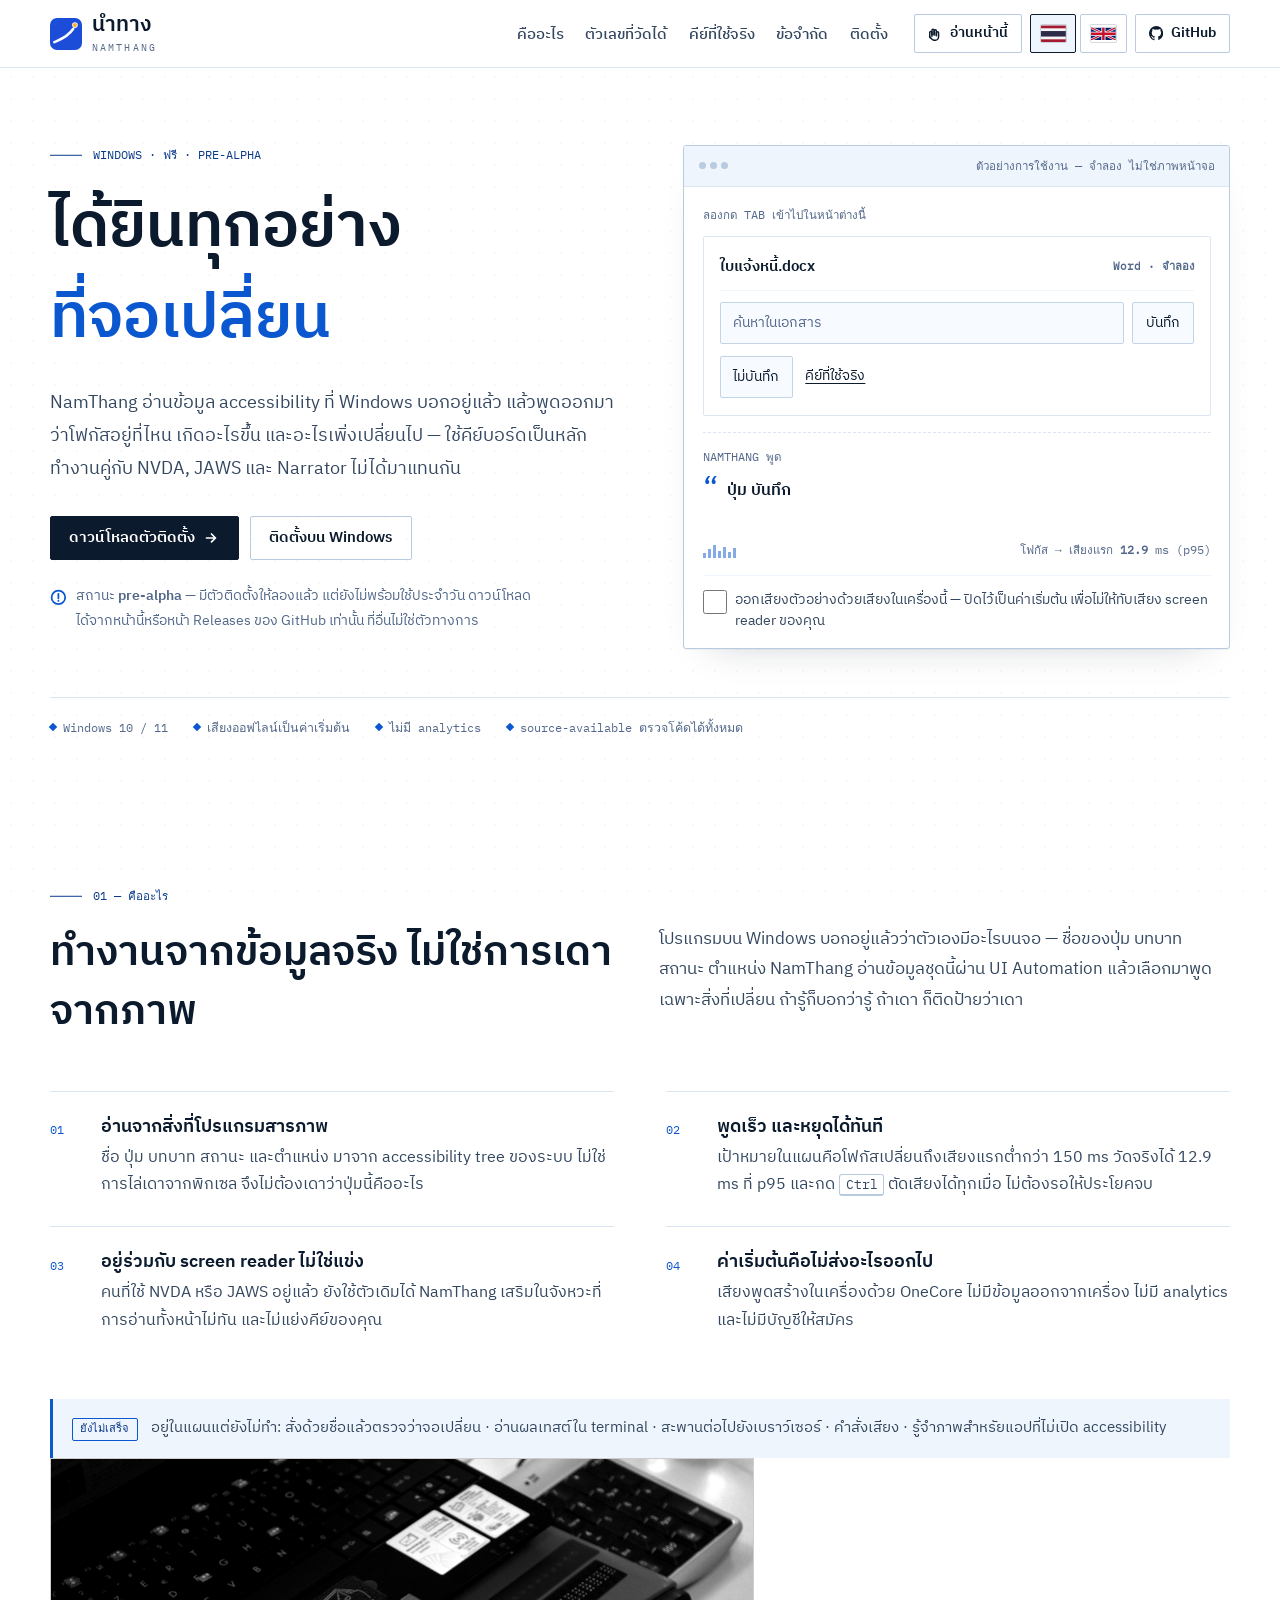
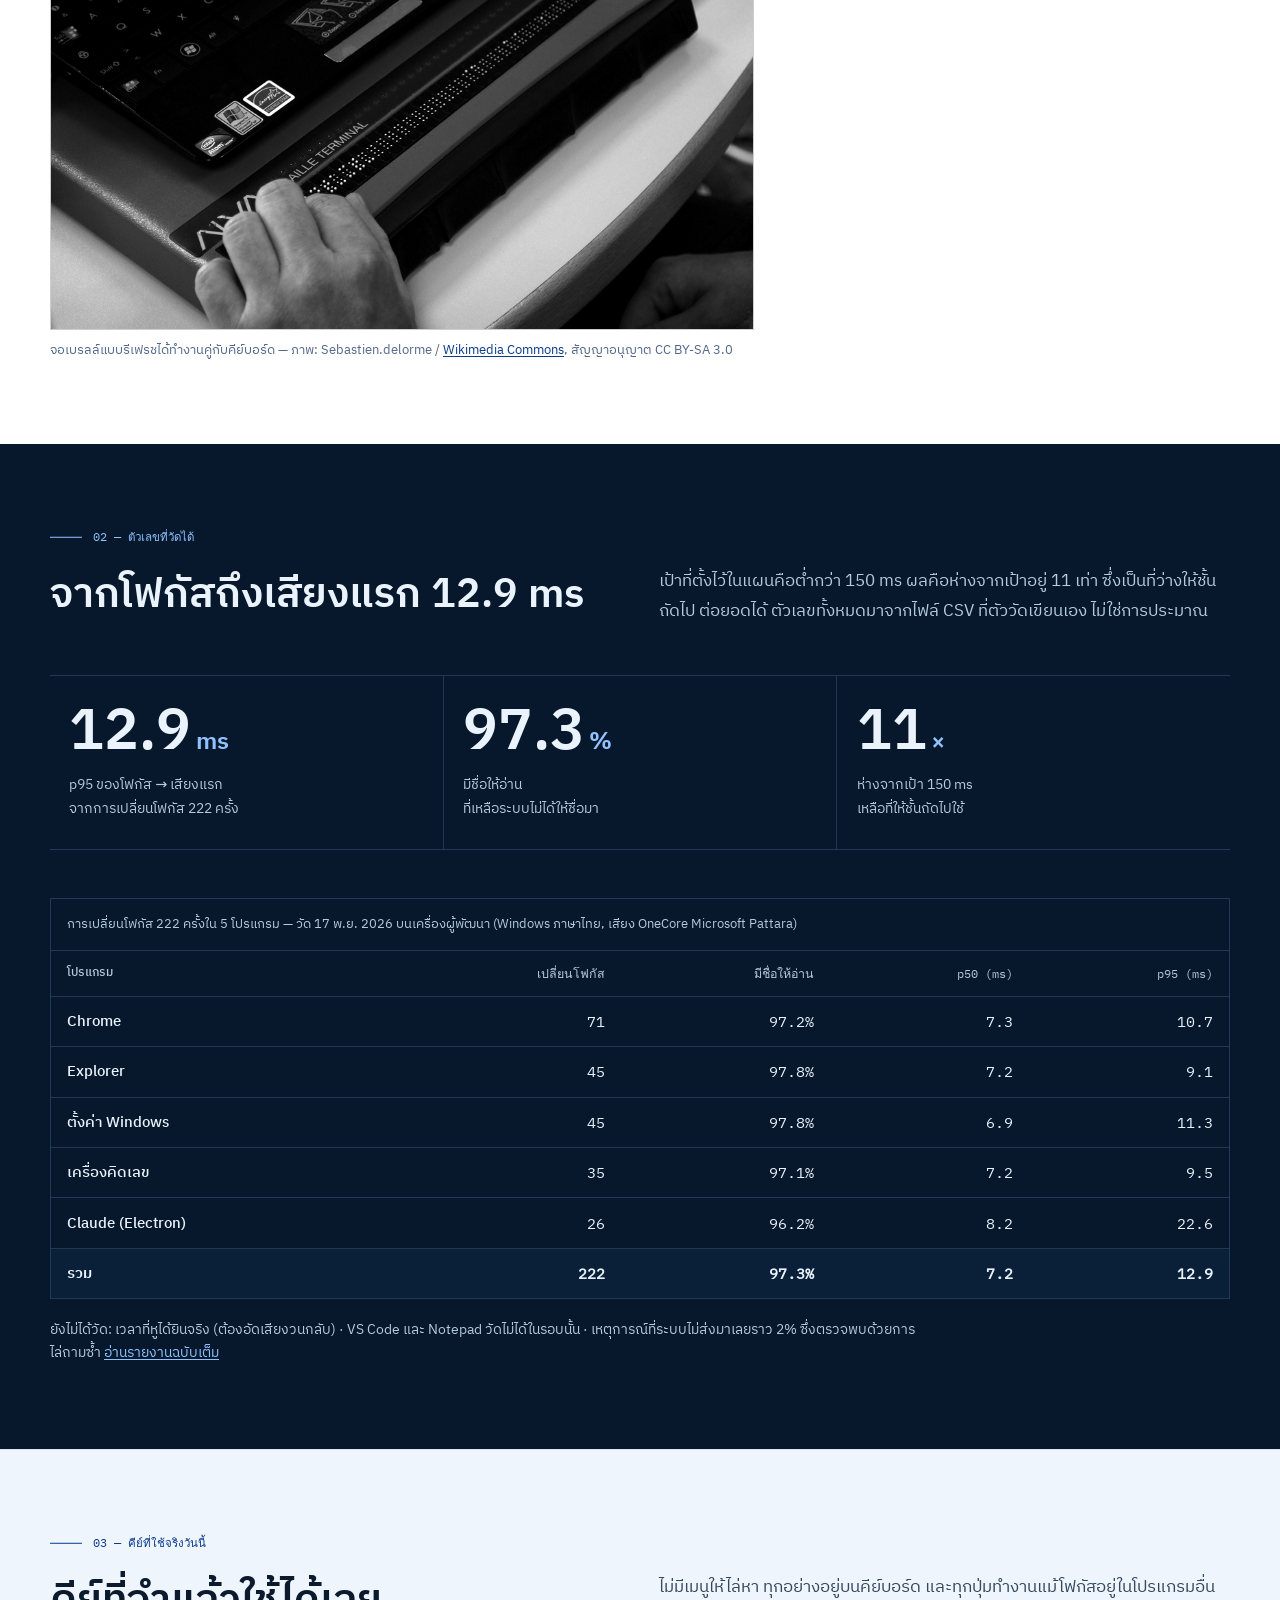
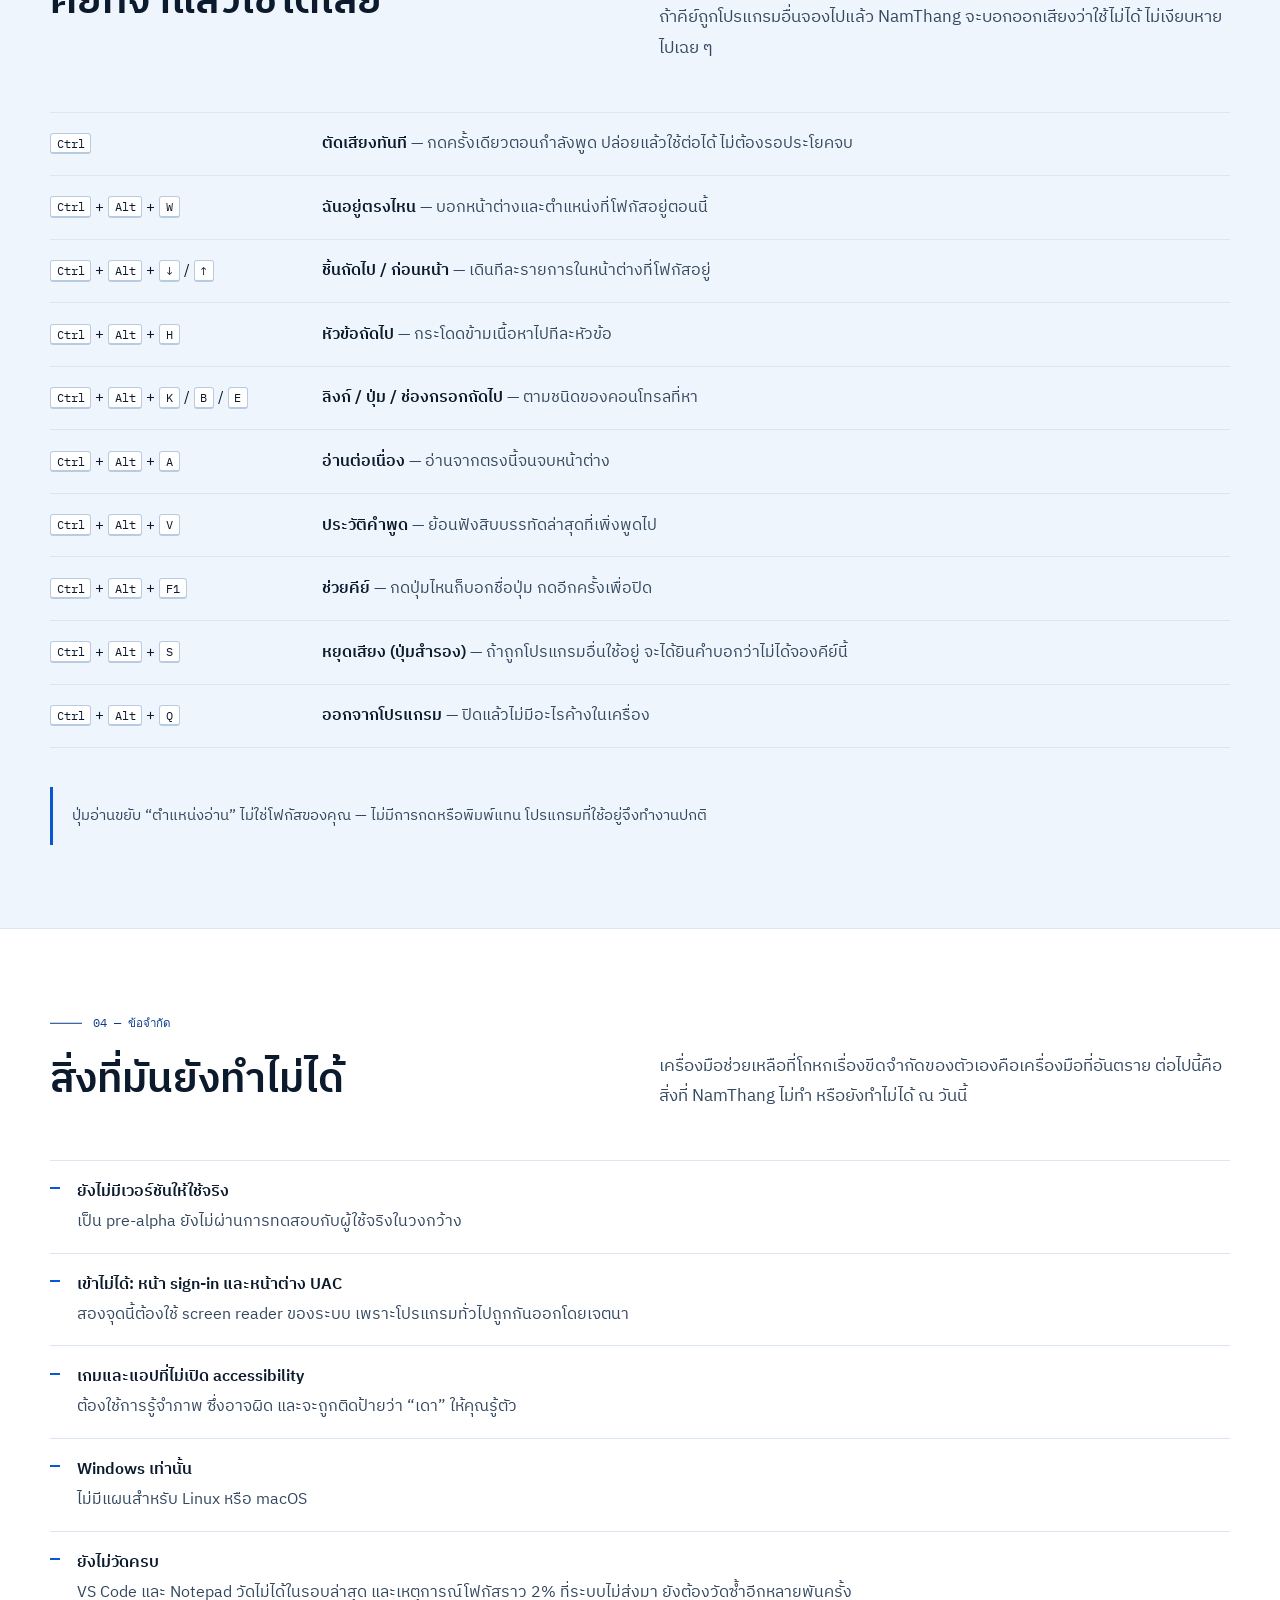
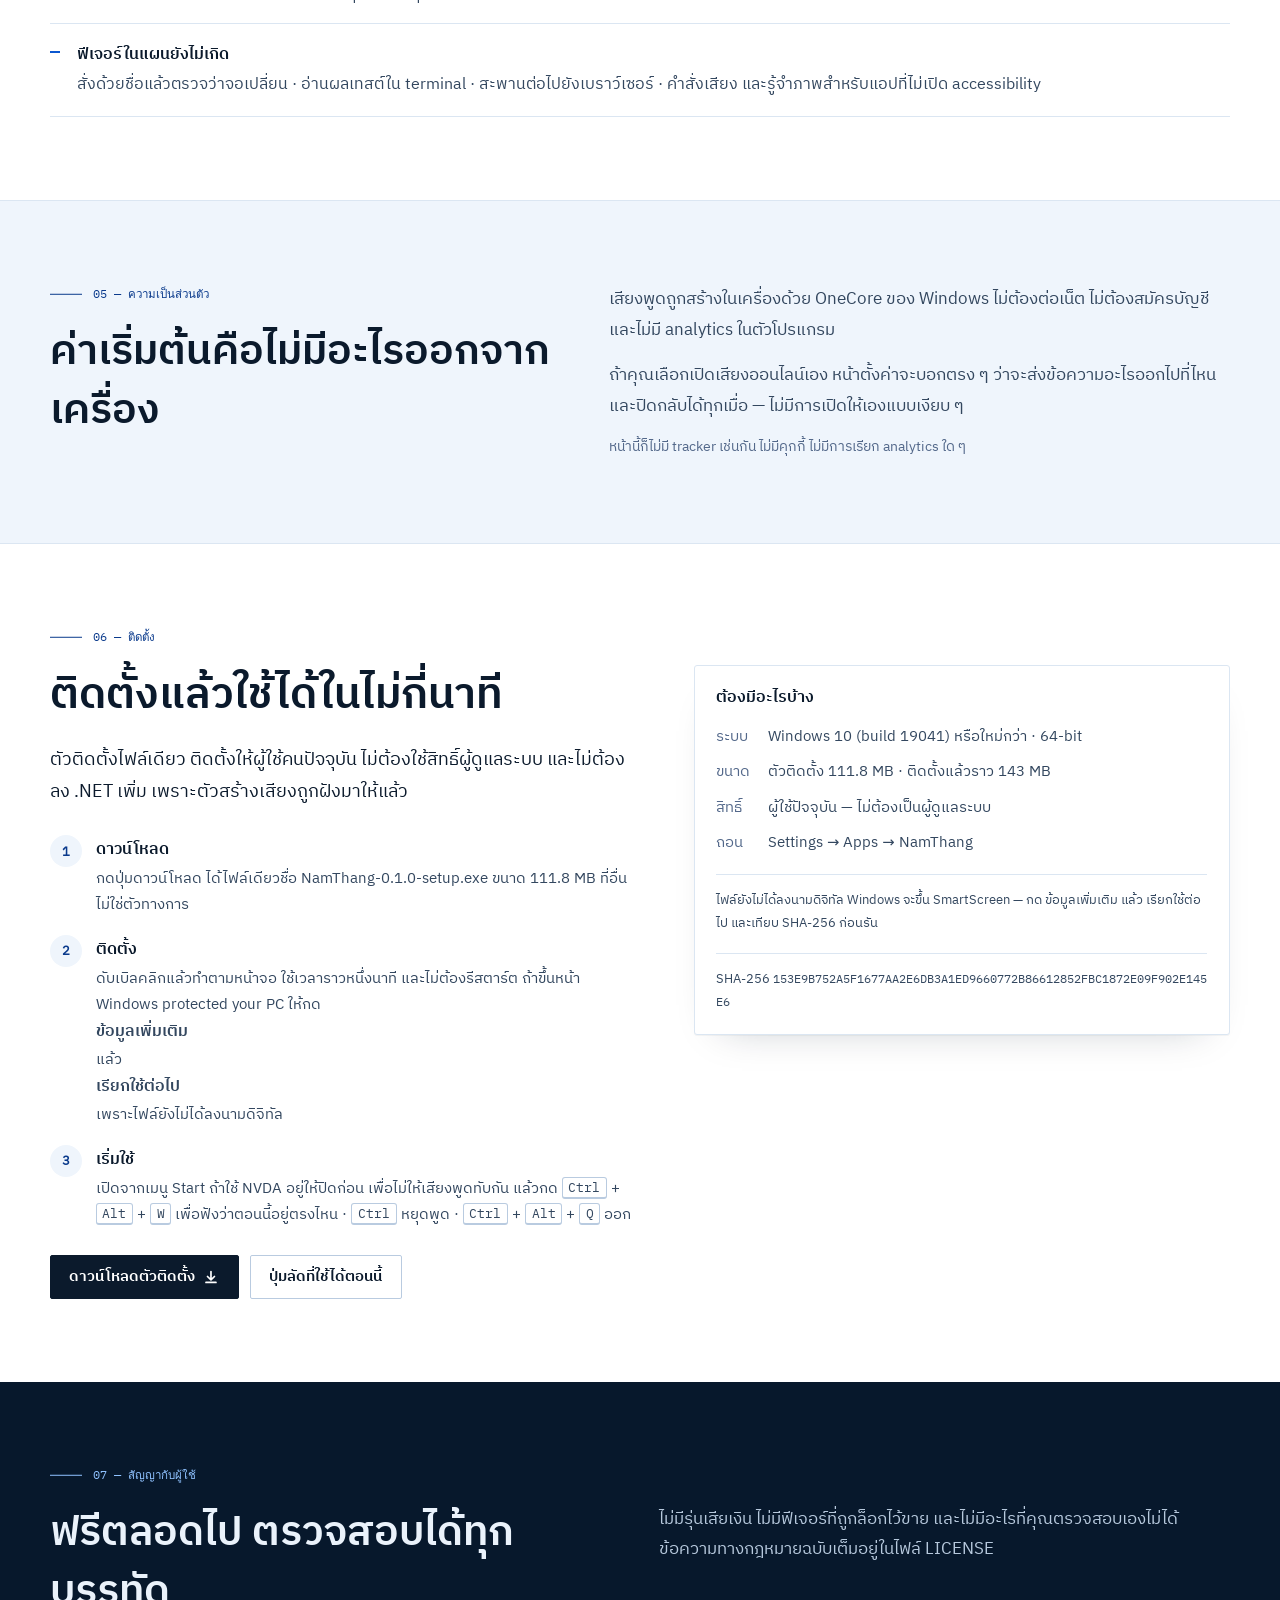
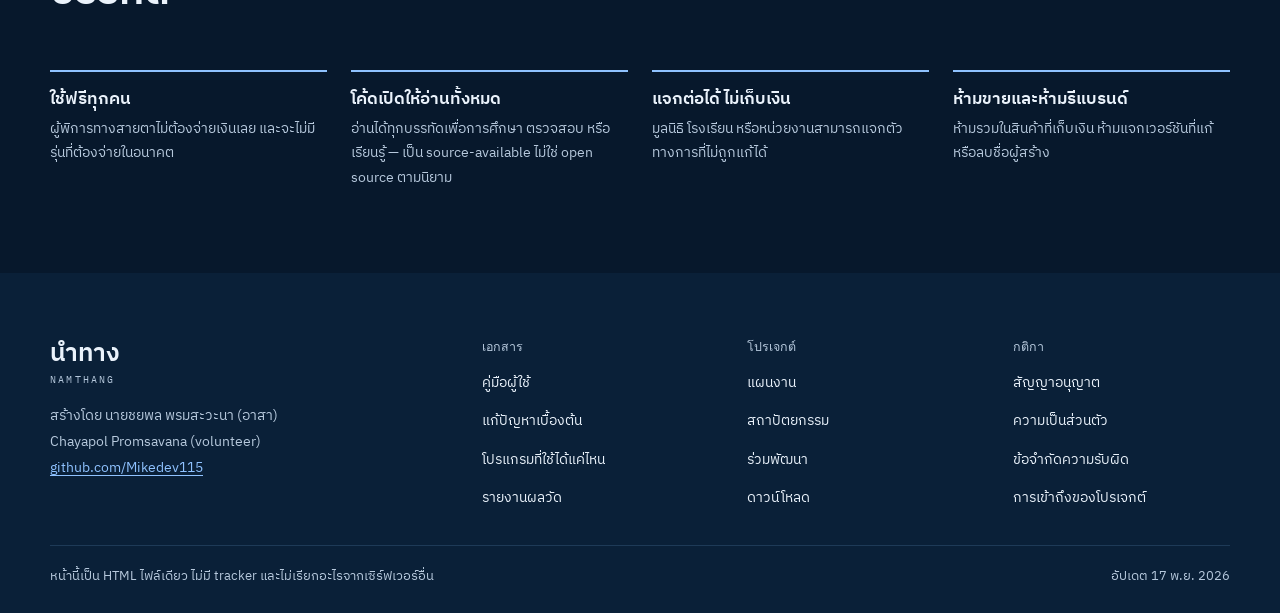
<file: index.html>
<!doctype html>
<!--
  NamThang landing page — one HTML file, no build step, no tracker, no external JS.
  Deploy: static. Drop this folder on Cloudflare Pages; index.html is the root.

  Motion road: CSS only. Two short keyframe runs (the speaking meter, the read-aloud
  pulse) plus state transitions. No scroll animation and no library, because this page
  is a document first and its own audience may be running a screen reader.
  Every animation is switched off under prefers-reduced-motion.

  The page must prove what it sells: full keyboard path, visible focus, semantic
  landmarks, one h1, a real table with headers, and a speech demo that is off by
  default so it never talks over the reader's own screen reader.
-->
<html lang="th">
<head>
<meta charset="utf-8">
<meta name="viewport" content="width=device-width, initial-scale=1">
<title>NamThang (นำทาง) — ได้ยินทุกอย่างที่จอเปลี่ยน</title>
<meta name="description" content="NamThang คือตัวช่วยฟรีสำหรับผู้พิการทางสายตาและผู้มีสายตาเลือนรางบน Windows อ่านข้อมูล accessibility ที่มีอยู่แล้ว แล้วบอกด้วยเสียงว่าจอเปลี่ยนอะไร ใช้คีย์บอร์ดเป็นหลัก ทำงานคู่กับ NVDA, JAWS และ Narrator">
<meta name="color-scheme" content="light">
<link rel="icon" href="imgs/logo.svg" type="image/svg+xml">
<link rel="apple-touch-icon" href="imgs/icon-180.png">
<link rel="alternate" hreflang="th" href="./">
<link rel="alternate" hreflang="en" href="en.html">
<meta property="og:image" content="imgs/icon-512.png">
<meta property="og:type" content="website">
<meta property="og:title" content="NamThang (นำทาง) — ได้ยินทุกอย่างที่จอเปลี่ยน">
<meta property="og:description" content="ตัวช่วยฟรีบน Windows สำหรับผู้พิการทางสายตา: โฟกัสเปลี่ยนถึงเสียงแรก 12.9 ms (p95) จากการวัด 222 ครั้ง">
<meta property="og:locale" content="th_TH">
<link rel="stylesheet" href="style.css">
</head>
<body>
<a class="skip" href="#main">ข้ามไปที่เนื้อหาหลัก</a>

<div class="scroll-cue" id="scroll-cue" aria-hidden="true">
  <svg viewBox="0 0 16 16" fill="none" stroke="currentColor" stroke-width="2" stroke-linecap="round" stroke-linejoin="round" focusable="false">
    <path d="M8 3v10M4 9l4 4 4-4"/>
  </svg>
</div>

<header class="site-head">
  <div class="wrap site-head__in">
    <a class="brand" href="#top" aria-label="NamThang นำทาง — กลับขึ้นด้านบน">
      <img class="brand__mark" src="imgs/logo.svg" alt="" width="32" height="32">
      <span>
        <span class="brand__name">นำทาง</span>
        <span class="brand__latin">NamThang</span>
      </span>
    </a>

    <nav class="site-nav" aria-label="เนื้อหาหน้านี้">
      <ul>
        <li><a href="#what">คืออะไร</a></li>
        <li><a href="#numbers">ตัวเลขที่วัดได้</a></li>
        <li><a href="#keys">คีย์ที่ใช้จริง</a></li>
        <li><a href="#limits">ข้อจำกัด</a></li>
        <li><a href="#install">ติดตั้ง</a></li>
      </ul>
    </nav>

    <div class="head-tools">
      <button class="btn btn--ghost btn--sm" id="read-page" type="button" aria-pressed="false" hidden
              data-label-read="อ่านหน้านี้" data-label-stop="หยุดอ่าน"
              data-msg-reading="กำลังอ่าน: " data-msg-stopped="หยุดอ่านแล้ว">
        <svg class="btn__icon" viewBox="0 0 16 16" aria-hidden="true" focusable="false" fill="none" stroke="currentColor" stroke-width="1.6" stroke-linecap="round">
          <path d="M3 12.5V7.2a1.2 1.2 0 0 1 2.4 0v4.1"/>
          <path d="M5.4 9.6V4.6a1.2 1.2 0 0 1 2.4 0v5"/>
          <path d="M7.8 9.8V5.4a1.2 1.2 0 0 1 2.4 0v4.8"/>
          <path d="M10.2 10.6V7.4a1.2 1.2 0 0 1 2.4 0v4.3a3.9 3.9 0 0 1-3.9 3.9H8a3.6 3.6 0 0 1-2.9-1.5L3.2 11.9"/>
        </svg>
        <span class="js-read-label">อ่านหน้านี้</span>
      </button>
      <div class="lang-switch" role="group" aria-label="ภาษา">
        <a class="lang-flag is-current" href="index.html" hreflang="th" lang="th" aria-label="ภาษาไทย" aria-current="page">
          <svg viewBox="0 0 60 40" aria-hidden="true" focusable="false">
            <rect width="60" height="40" fill="#a51931"/>
            <rect y="6.667" width="60" height="26.667" fill="#f4f5f8"/>
            <rect y="13.333" width="60" height="13.333" fill="#2d2a4a"/>
          </svg>
        </a>
        <a class="lang-flag" href="en.html" hreflang="en" lang="en" aria-label="English">
          <svg viewBox="0 0 60 30" aria-hidden="true" focusable="false">
            <clipPath id="ukflag"><rect width="60" height="30"/></clipPath>
            <g clip-path="url(#ukflag)">
              <rect width="60" height="30" fill="#012169"/>
              <path d="M0,0 60,30 M60,0 0,30" stroke="#ffffff" stroke-width="6"/>
              <path d="M0,0 60,30 M60,0 0,30" stroke="#c8102e" stroke-width="3"/>
              <path d="M30,0V30M0,15H60" stroke="#ffffff" stroke-width="10"/>
              <path d="M30,0V30M0,15H60" stroke="#c8102e" stroke-width="6"/>
            </g>
          </svg>
        </a>
      </div>
      <a class="btn btn--ghost btn--sm" href="https://github.com/Mikedev115/NamThang">
        <svg class="btn__icon" viewBox="0 0 16 16" aria-hidden="true" focusable="false" fill="currentColor">
          <path d="M8 0a8 8 0 0 0-2.5 15.6c.4.1.5-.2.5-.4v-1.5c-2.2.5-2.7-1-2.7-1-.4-.9-.9-1.2-.9-1.2-.7-.5.1-.5.1-.5.8.1 1.2.8 1.2.8.7 1.2 1.9.9 2.4.7.1-.5.3-.9.5-1.1-1.8-.2-3.6-.9-3.6-4a3.1 3.1 0 0 1 .8-2.1c-.1-.2-.4-1 .1-2.1 0 0 .7-.2 2.2.8a7.6 7.6 0 0 1 4 0c1.5-1 2.2-.8 2.2-.8.5 1.1.2 1.9.1 2.1.5.6.8 1.3.8 2.1 0 3.1-1.8 3.8-3.6 4 .3.2.5.7.5 1.4v2.1c0 .2.1.5.5.4A8 8 0 0 0 8 0Z"/>
        </svg>
        GitHub
      </a>
    </div>
  </div>
</header>

<main id="main">

<section class="hero" id="top" aria-labelledby="hero-h">
  <div class="wrap">
    <div class="hero__grid">
      <div>
        <p class="eyebrow">Windows · ฟรี · pre-alpha</p>
        <h1 id="hero-h">ได้ยินทุกอย่าง<br><em>ที่จอเปลี่ยน</em></h1>
        <p class="hero__lede">
          <span lang="en">NamThang</span> อ่านข้อมูล accessibility ที่
          <span lang="en">Windows</span> บอกอยู่แล้ว แล้วพูดออกมาว่าโฟกัสอยู่ที่ไหน
          เกิดอะไรขึ้น และอะไรเพิ่งเปลี่ยนไป — ใช้คีย์บอร์ดเป็นหลัก
          ทำงานคู่กับ <span lang="en">NVDA</span>, <span lang="en">JAWS</span> และ
          <span lang="en">Narrator</span> ไม่ได้มาแทนกัน
        </p>

        <div class="hero__actions">
          <a class="btn" href="https://github.com/Mikedev115/NamThang-releases/releases/download/v0.1.0/NamThang-0.1.0-setup.exe" download>
            ดาวน์โหลดตัวติดตั้ง
            <svg class="btn__icon" viewBox="0 0 16 16" aria-hidden="true" focusable="false" fill="none" stroke="currentColor" stroke-width="1.7" stroke-linecap="round" stroke-linejoin="round">
              <path d="M3.5 8h9M8.5 4l4 4-4 4"/>
            </svg>
          </a>
          <a class="btn btn--ghost" href="#install">ติดตั้งบน Windows</a>
        </div>

        <p class="hero__note">
          <svg viewBox="0 0 16 16" aria-hidden="true" focusable="false" fill="none" stroke="currentColor" stroke-width="1.7" stroke-linecap="round">
            <circle cx="8" cy="8" r="6.5"/>
            <path d="M8 4.6v4.2M8 11.2v.2"/>
          </svg>
          <span>
            สถานะ <strong>pre-alpha</strong> — มีตัวติดตั้งให้ลองแล้ว แต่ยังไม่พร้อมใช้ประจำวัน
            ดาวน์โหลดได้จากหน้านี้หรือหน้า Releases ของ <span lang="en">GitHub</span> เท่านั้น ที่อื่นไม่ใช่ตัวทางการ
          </span>
        </p>
      </div>

      <div class="demo" id="demo">
        <div class="demo__bar">
          <span aria-hidden="true" class="demo__dots"><span></span><span></span><span></span></span>
          <span>ตัวอย่างการใช้งาน — จำลอง ไม่ใช่ภาพหน้าจอ</span>
        </div>
        <div class="demo__body">
          <p class="demo__label" id="demo-mock-label">ลองกด Tab เข้าไปในหน้าต่างนี้</p>
          <div class="mock" role="group" aria-labelledby="demo-mock-label">
            <p class="mock__title">
              ใบแจ้งหนี้.docx
              <span><span lang="en">Word</span> · จำลอง</span>
            </p>
            <div class="mock__row">
              <input type="text" placeholder="ค้นหาในเอกสาร" aria-label="ค้นหาในเอกสาร (ตัวอย่าง)"
                     data-say="ช่องแก้ไข ค้นหาในเอกสาร">
              <button type="button" data-say="ปุ่ม บันทึก">บันทึก</button>
            </div>
            <div class="mock__row">
              <button type="button" data-say="ปุ่ม ไม่บันทึก">ไม่บันทึก</button>
              <a href="#keys" data-say="ลิงก์ คีย์ที่ใช้จริง">คีย์ที่ใช้จริง</a>
            </div>
          </div>

          <div class="demo__readout">
            <p class="demo__label">NamThang พูด</p>
            <p class="demo__said">
              <span class="quote" aria-hidden="true">“</span>
              <output id="said">ปุ่ม บันทึก</output>
            </p>
            <div class="demo__meta">
              <span class="meter" aria-hidden="true">
                <i></i><i></i><i></i><i></i><i></i><i></i><i></i>
              </span>
              <span id="demo-ms">โฟกัส → เสียงแรก <b>12.9</b> ms (p95)</span>
            </div>
          </div>

          <div class="demo__opt">
            <input type="checkbox" id="demo-voice">
            <label for="demo-voice">
              ออกเสียงตัวอย่างด้วยเสียงในเครื่องนี้
              <span class="hint">— ปิดไว้เป็นค่าเริ่มต้น เพื่อไม่ให้ทับเสียง screen reader ของคุณ</span>
            </label>
          </div>
        </div>
      </div>
    </div>

    <ul class="facts">
      <li><span lang="en">Windows</span> 10 / 11</li>
      <li>เสียงออฟไลน์เป็นค่าเริ่มต้น</li>
      <li>ไม่มี analytics</li>
      <li>source-available ตรวจโค้ดได้ทั้งหมด</li>
    </ul>
  </div>
</section>

<section class="sec" id="what" aria-labelledby="what-h">
  <div class="wrap">
    <p class="eyebrow">01 — คืออะไร</p>
    <div class="sec__head">
      <h2 id="what-h">ทำงานจากข้อมูลจริง ไม่ใช่การเดาจากภาพ</h2>
      <p>
        โปรแกรมบน <span lang="en">Windows</span> บอกอยู่แล้วว่าตัวเองมีอะไรบนจอ — ชื่อของปุ่ม
        บทบาท สถานะ ตำแหน่ง <span lang="en">NamThang</span> อ่านข้อมูลชุดนี้ผ่าน
        <span lang="en">UI Automation</span> แล้วเลือกมาพูดเฉพาะสิ่งที่เปลี่ยน
        ถ้ารู้ก็บอกว่ารู้ ถ้าเดา ก็ติดป้ายว่าเดา
      </p>
    </div>

    <ul class="points">
      <li>
        <span class="points__n" aria-hidden="true">01</span>
        <h3>อ่านจากสิ่งที่โปรแกรมสารภาพ</h3>
        <p>
          ชื่อ ปุ่ม บทบาท สถานะ และตำแหน่ง มาจาก accessibility tree ของระบบ
          ไม่ใช่การไล่เดาจากพิกเซล จึงไม่ต้องเดาว่าปุ่มนี้คืออะไร
        </p>
      </li>
      <li>
        <span class="points__n" aria-hidden="true">02</span>
        <h3>พูดเร็ว และหยุดได้ทันที</h3>
        <p>
          เป้าหมายในแผนคือโฟกัสเปลี่ยนถึงเสียงแรกต่ำกว่า <span class="num">150</span> ms
          วัดจริงได้ <span class="num">12.9</span> ms ที่ p95 และกด <kbd>Ctrl</kbd>
          ตัดเสียงได้ทุกเมื่อ ไม่ต้องรอให้ประโยคจบ
        </p>
      </li>
      <li>
        <span class="points__n" aria-hidden="true">03</span>
        <h3>อยู่ร่วมกับ screen reader ไม่ใช่แข่ง</h3>
        <p>
          คนที่ใช้ <span lang="en">NVDA</span> หรือ <span lang="en">JAWS</span> อยู่แล้ว
          ยังใช้ตัวเดิมได้ <span lang="en">NamThang</span> เสริมในจังหวะที่การอ่านทั้งหน้าไม่ทัน
          และไม่แย่งคีย์ของคุณ
        </p>
      </li>
      <li>
        <span class="points__n" aria-hidden="true">04</span>
        <h3>ค่าเริ่มต้นคือไม่ส่งอะไรออกไป</h3>
        <p>
          เสียงพูดสร้างในเครื่องด้วย <span lang="en">OneCore</span>
          ไม่มีข้อมูลออกจากเครื่อง ไม่มี analytics และไม่มีบัญชีให้สมัคร
        </p>
      </li>
    </ul>

    <p class="aside">
      <span class="tag">ยังไม่เสร็จ</span>
      อยู่ในแผนแต่ยังไม่ทำ: สั่งด้วยชื่อแล้วตรวจว่าจอเปลี่ยน · อ่านผลเทสต์ใน terminal ·
      สะพานต่อไปยังเบราว์เซอร์ · คำสั่งเสียง · รู้จำภาพสำหรัยแอปที่ไม่เปิด accessibility
    </p>

    <figure class="shot shot--wide">
      <img src="imgs/photo-braille.jpg" width="1024" height="685" decoding="async"
           alt="มือข้างหนึ่งวางนิ้วบนจอเบรลล์แบบรีเฟรชได้สีม่วง ซึ่งวางอยู่หน้าคีย์บอร์ดคอมพิวเตอร์">
      <figcaption>
        จอเบรลล์แบบรีเฟรชได้ทำงานคู่กับคีย์บอร์ด —
        ภาพ: <span lang="en">Sebastien.delorme</span> /
        <a href="https://commons.wikimedia.org/wiki/File:Plage-braille.jpg"><span lang="en">Wikimedia Commons</span></a>,
        สัญญาอนุญาต <span lang="en">CC BY-SA 3.0</span>
      </figcaption>
    </figure>
  </div>
</section>

<section class="sec sec--dark" id="numbers" aria-labelledby="numbers-h">
  <div class="wrap">
    <p class="eyebrow eyebrow--dark">02 — ตัวเลขที่วัดได้</p>
    <div class="sec__head">
      <h2 id="numbers-h">จากโฟกัสถึงเสียงแรก <span class="num">12.9</span> ms</h2>
      <p>
        เป้าที่ตั้งไว้ในแผนคือต่ำกว่า <span class="num">150</span> ms
        ผลคือห่างจากเป้าอยู่ <span class="num">11</span> เท่า ซึ่งเป็นที่ว่างให้ชั้นถัดไป
        ต่อยอดได้ ตัวเลขทั้งหมดมาจากไฟล์ <span lang="en">CSV</span> ที่ตัววัดเขียนเอง
        ไม่ใช่การประมาณ
      </p>
    </div>

    <div class="stats">
      <div class="stat">
        <span class="stat__v">12.9<span class="stat__u">ms</span></span>
        <span class="stat__k">p95 ของโฟกัส → เสียงแรก<br>จากการเปลี่ยนโฟกัส 222 ครั้ง</span>
      </div>
      <div class="stat">
        <span class="stat__v">97.3<span class="stat__u">%</span></span>
        <span class="stat__k">มีชื่อให้อ่าน<br>ที่เหลือระบบไม่ได้ให้ชื่อมา</span>
      </div>
      <div class="stat">
        <span class="stat__v">11<span class="stat__u">×</span></span>
        <span class="stat__k">ห่างจากเป้า 150 ms<br>เหลือที่ให้ชั้นถัดไปใช้</span>
      </div>
    </div>

    <div class="table-wrap">
      <table>
        <caption>
          การเปลี่ยนโฟกัส 222 ครั้งใน 5 โปรแกรม — วัด 17 พ.ย. 2026 บนเครื่องผู้พัฒนา
          (<span lang="en">Windows</span> ภาษาไทย, เสียง <span lang="en">OneCore Microsoft Pattara</span>)
        </caption>
        <thead>
          <tr>
            <th scope="col">โปรแกรม</th>
            <th scope="col" class="n">เปลี่ยนโฟกัส</th>
            <th scope="col" class="n">มีชื่อให้อ่าน</th>
            <th scope="col" class="n">p50 (ms)</th>
            <th scope="col" class="n">p95 (ms)</th>
          </tr>
        </thead>
        <tbody>
          <tr><th scope="row"><span lang="en">Chrome</span></th><td class="n">71</td><td class="n">97.2%</td><td class="n">7.3</td><td class="n">10.7</td></tr>
          <tr><th scope="row"><span lang="en">Explorer</span></th><td class="n">45</td><td class="n">97.8%</td><td class="n">7.2</td><td class="n">9.1</td></tr>
          <tr><th scope="row">ตั้งค่า <span lang="en">Windows</span></th><td class="n">45</td><td class="n">97.8%</td><td class="n">6.9</td><td class="n">11.3</td></tr>
          <tr><th scope="row">เครื่องคิดเลข</th><td class="n">35</td><td class="n">97.1%</td><td class="n">7.2</td><td class="n">9.5</td></tr>
          <tr><th scope="row"><span lang="en">Claude</span> (Electron)</th><td class="n">26</td><td class="n">96.2%</td><td class="n">8.2</td><td class="n">22.6</td></tr>
        </tbody>
        <tfoot>
          <tr>
            <th scope="row">รวม</th>
            <td class="n">222</td><td class="n">97.3%</td><td class="n">7.2</td><td class="n">12.9</td>
          </tr>
        </tfoot>
      </table>
    </div>

    <p class="fine">
      ยังไม่ได้วัด: เวลาที่หูได้ยินจริง (ต้องอัดเสียงวนกลับ) · <span lang="en">VS Code</span> และ
      <span lang="en">Notepad</span> วัดไม่ได้ในรอบนั้น · เหตุการณ์ที่ระบบไม่ส่งมาเลยราว 2%
      ซึ่งตรวจพบด้วยการไล่ถามซ้ำ
      <a href="https://github.com/Mikedev115/NamThang/blob/main/docs/p0-report.md">อ่านรายงานฉบับเต็ม</a>
    </p>
  </div>
</section>

<section class="sec sec--alt" id="keys" aria-labelledby="keys-h">
  <div class="wrap">
    <p class="eyebrow">03 — คีย์ที่ใช้จริงวันนี้</p>
    <div class="sec__head">
      <h2 id="keys-h">คีย์ที่จำแล้วใช้ได้เลย</h2>
      <p>
        ไม่มีเมนูให้ไล่หา ทุกอย่างอยู่บนคีย์บอร์ด และทุกปุ่มทำงานแม้โฟกัสอยู่ในโปรแกรมอื่น
        ถ้าคีย์ถูกโปรแกรมอื่นจองไปแล้ว <span lang="en">NamThang</span> จะบอกออกเสียงว่าใช้ไม่ได้
        ไม่เงียบหายไปเฉย ๆ
      </p>
    </div>

    <dl class="keys">
      <div class="keys__row">
        <dt><kbd>Ctrl</kbd></dt>
        <dd><strong>ตัดเสียงทันที</strong> — กดครั้งเดียวตอนกำลังพูด ปล่อยแล้วใช้ต่อได้ ไม่ต้องรอประโยคจบ</dd>
      </div>
      <div class="keys__row">
        <dt><kbd>Ctrl</kbd> + <kbd>Alt</kbd> + <kbd>W</kbd></dt>
        <dd><strong>ฉันอยู่ตรงไหน</strong> — บอกหน้าต่างและตำแหน่งที่โฟกัสอยู่ตอนนี้</dd>
      </div>
      <div class="keys__row">
        <dt><kbd>Ctrl</kbd> + <kbd>Alt</kbd> + <kbd>↓</kbd> / <kbd>↑</kbd></dt>
        <dd><strong>ชิ้นถัดไป / ก่อนหน้า</strong> — เดินทีละรายการในหน้าต่างที่โฟกัสอยู่</dd>
      </div>
      <div class="keys__row">
        <dt><kbd>Ctrl</kbd> + <kbd>Alt</kbd> + <kbd>H</kbd></dt>
        <dd><strong>หัวข้อถัดไป</strong> — กระโดดข้ามเนื้อหาไปทีละหัวข้อ</dd>
      </div>
      <div class="keys__row">
        <dt><kbd>Ctrl</kbd> + <kbd>Alt</kbd> + <kbd>K</kbd> / <kbd>B</kbd> / <kbd>E</kbd></dt>
        <dd><strong>ลิงก์ / ปุ่ม / ช่องกรอกถัดไป</strong> — ตามชนิดของคอนโทรลที่หา</dd>
      </div>
      <div class="keys__row">
        <dt><kbd>Ctrl</kbd> + <kbd>Alt</kbd> + <kbd>A</kbd></dt>
        <dd><strong>อ่านต่อเนื่อง</strong> — อ่านจากตรงนี้จนจบหน้าต่าง</dd>
      </div>
      <div class="keys__row">
        <dt><kbd>Ctrl</kbd> + <kbd>Alt</kbd> + <kbd>V</kbd></dt>
        <dd><strong>ประวัติคำพูด</strong> — ย้อนฟังสิบบรรทัดล่าสุดที่เพิ่งพูดไป</dd>
      </div>
      <div class="keys__row">
        <dt><kbd>Ctrl</kbd> + <kbd>Alt</kbd> + <kbd>F1</kbd></dt>
        <dd><strong>ช่วยคีย์</strong> — กดปุ่มไหนก็บอกชื่อปุ่ม กดอีกครั้งเพื่อปิด</dd>
      </div>
      <div class="keys__row">
        <dt><kbd>Ctrl</kbd> + <kbd>Alt</kbd> + <kbd>S</kbd></dt>
        <dd><strong>หยุดเสียง (ปุ่มสำรอง)</strong> — ถ้าถูกโปรแกรมอื่นใช้อยู่ จะได้ยินคำบอกว่าไม่ได้จองคีย์นี้</dd>
      </div>
      <div class="keys__row">
        <dt><kbd>Ctrl</kbd> + <kbd>Alt</kbd> + <kbd>Q</kbd></dt>
        <dd><strong>ออกจากโปรแกรม</strong> — ปิดแล้วไม่มีอะไรค้างในเครื่อง</dd>
      </div>
    </dl>

    <p class="aside">
      ปุ่มอ่านขยับ “ตำแหน่งอ่าน” ไม่ใช่โฟกัสของคุณ — ไม่มีการกดหรือพิมพ์แทน
      โปรแกรมที่ใช้อยู่จึงทำงานปกติ
    </p>
  </div>
</section>

<section class="sec" id="limits" aria-labelledby="limits-h">
  <div class="wrap">
    <p class="eyebrow">04 — ข้อจำกัด</p>
    <div class="sec__head">
      <h2 id="limits-h">สิ่งที่มันยังทำไม่ได้</h2>
      <p>
        เครื่องมือช่วยเหลือที่โกหกเรื่องขีดจำกัดของตัวเองคือเครื่องมือที่อันตราย
        ต่อไปนี้คือสิ่งที่ <span lang="en">NamThang</span> ไม่ทำ หรือยังทำไม่ได้ ณ วันนี้
      </p>
    </div>

    <ul class="limits">
      <li>
        <strong>ยังไม่มีเวอร์ชันให้ใช้จริง</strong>
        เป็น pre-alpha ยังไม่ผ่านการทดสอบกับผู้ใช้จริงในวงกว้าง
      </li>
      <li>
        <strong>เข้าไม่ได้: หน้า sign-in และหน้าต่าง <span lang="en">UAC</span></strong>
        สองจุดนี้ต้องใช้ screen reader ของระบบ เพราะโปรแกรมทั่วไปถูกกันออกโดยเจตนา
      </li>
      <li>
        <strong>เกมและแอปที่ไม่เปิด accessibility</strong>
        ต้องใช้การรู้จำภาพ ซึ่งอาจผิด และจะถูกติดป้ายว่า “เดา” ให้คุณรู้ตัว
      </li>
      <li>
        <strong><span lang="en">Windows</span> เท่านั้น</strong>
        ไม่มีแผนสำหรับ <span lang="en">Linux</span> หรือ <span lang="en">macOS</span>
      </li>
      <li>
        <strong>ยังไม่วัดครบ</strong>
        <span lang="en">VS Code</span> และ <span lang="en">Notepad</span> วัดไม่ได้ในรอบล่าสุด
        และเหตุการณ์โฟกัสราว 2% ที่ระบบไม่ส่งมา ยังต้องวัดซ้ำอีกหลายพันครั้ง
      </li>
      <li>
        <strong>ฟีเจอร์ในแผนยังไม่เกิด</strong>
        สั่งด้วยชื่อแล้วตรวจว่าจอเปลี่ยน · อ่านผลเทสต์ใน terminal · สะพานต่อไปยังเบราว์เซอร์ ·
        คำสั่งเสียง และรู้จำภาพสำหรับแอปที่ไม่เปิด accessibility
      </li>
    </ul>
  </div>
</section>

<section class="sec sec--alt" id="privacy" aria-labelledby="privacy-h">
  <div class="wrap split">
    <div>
      <p class="eyebrow">05 — ความเป็นส่วนตัว</p>
      <h2 id="privacy-h">ค่าเริ่มต้นคือไม่มีอะไรออกจากเครื่อง</h2>
    </div>
    <div class="split__body">
      <p>
        เสียงพูดถูกสร้างในเครื่องด้วย <span lang="en">OneCore</span> ของ
        <span lang="en">Windows</span> ไม่ต้องต่อเน็ต ไม่ต้องสมัครบัญชี และไม่มี analytics
        ในตัวโปรแกรม
      </p>
      <p>
        ถ้าคุณเลือกเปิดเสียงออนไลน์เอง หน้าตั้งค่าจะบอกตรง ๆ ว่าจะส่งข้อความอะไรออกไปที่ไหน
        และปิดกลับได้ทุกเมื่อ — ไม่มีการเปิดให้เองแบบเงียบ ๆ
      </p>
      <p class="fine fine--ink">
        หน้านี้ก็ไม่มี tracker เช่นกัน ไม่มีคุกกี้ ไม่มีการเรียก analytics ใด ๆ
      </p>
    </div>
  </div>
</section>

<section class="sec" id="install" aria-labelledby="install-h">
  <div class="wrap">
    <p class="eyebrow">06 — ติดตั้ง</p>
    <div class="install">
      <div>
        <h2 id="install-h">ติดตั้งแล้วใช้ได้ในไม่กี่นาที</h2>
        <p class="lede">
          ตัวติดตั้งไฟล์เดียว ติดตั้งให้ผู้ใช้คนปัจจุบัน ไม่ต้องใช้สิทธิ์ผู้ดูแลระบบ
          และไม่ต้องลง <span lang="en">.NET</span> เพิ่ม เพราะตัวสร้างเสียงถูกฝังมาให้แล้ว
        </p>

        <ol class="steps">
          <li>
            <span aria-hidden="true">1</span>
            <div>
              <strong>ดาวน์โหลด</strong>
              <p>
                กดปุ่มดาวน์โหลด ได้ไฟล์เดียวชื่อ
                <span lang="en">NamThang-0.1.0-setup.exe</span> ขนาด 111.8 MB
                ที่อื่นไม่ใช่ตัวทางการ
              </p>
            </div>
          </li>
          <li>
            <span aria-hidden="true">2</span>
            <div>
              <strong>ติดตั้ง</strong>
              <p>
                ดับเบิลคลิกแล้วทำตามหน้าจอ ใช้เวลาราวหนึ่งนาที และไม่ต้องรีสตาร์ต
                ถ้าขึ้นหน้า <span lang="en">Windows protected your PC</span> ให้กด
                <strong>ข้อมูลเพิ่มเติม</strong> แล้ว <strong>เรียกใช้ต่อไป</strong>
                เพราะไฟล์ยังไม่ได้ลงนามดิจิทัล
              </p>
            </div>
          </li>
          <li>
            <span aria-hidden="true">3</span>
            <div>
              <strong>เริ่มใช้</strong>
              <p>
                เปิดจากเมนู Start ถ้าใช้ <span lang="en">NVDA</span> อยู่ให้ปิดก่อน
                เพื่อไม่ให้เสียงพูดทับกัน แล้วกด <kbd>Ctrl</kbd> + <kbd>Alt</kbd> + <kbd>W</kbd>
                เพื่อฟังว่าตอนนี้อยู่ตรงไหน · <kbd>Ctrl</kbd> หยุดพูด ·
                <kbd>Ctrl</kbd> + <kbd>Alt</kbd> + <kbd>Q</kbd> ออก
              </p>
            </div>
          </li>
        </ol>

        <div class="install__actions">
          <a class="btn" href="https://github.com/Mikedev115/NamThang-releases/releases/download/v0.1.0/NamThang-0.1.0-setup.exe" download>
            ดาวน์โหลดตัวติดตั้ง
            <svg class="btn__icon" viewBox="0 0 16 16" aria-hidden="true" focusable="false" fill="none" stroke="currentColor" stroke-width="1.7" stroke-linecap="round" stroke-linejoin="round">
              <path d="M8 2.5v8M4.5 7.5 8 11l3.5-3.5M3 13.5h10"/>
            </svg>
          </a>
          <a class="btn btn--ghost" href="#keys">ปุ่มลัดที่ใช้ได้ตอนนี้</a>
        </div>
      </div>

      <aside class="spec" aria-labelledby="spec-h">
        <h3 id="spec-h">ต้องมีอะไรบ้าง</h3>
        <dl>
          <dt>ระบบ</dt>
          <dd><span lang="en">Windows</span> 10 (build 19041) หรือใหม่กว่า · 64-bit</dd>
          <dt>ขนาด</dt>
          <dd>ตัวติดตั้ง <span class="num">111.8</span> MB · ติดตั้งแล้วราว <span class="num">143</span> MB</dd>
          <dt>สิทธิ์</dt>
          <dd>ผู้ใช้ปัจจุบัน — ไม่ต้องเป็นผู้ดูแลระบบ</dd>
          <dt>ถอน</dt>
          <dd>Settings → Apps → NamThang</dd>
        </dl>
        <p class="fine fine--ink">
          ไฟล์ยังไม่ได้ลงนามดิจิทัล <span lang="en">Windows</span> จะขึ้น SmartScreen —
          กด ข้อมูลเพิ่มเติม แล้ว เรียกใช้ต่อไป และเทียบ SHA-256 ก่อนรัน
        </p>
        <p class="fine fine--ink">
          SHA-256 <code>153E9B752A5F1677AA2E6DB3A1ED9660772B86612852FBC1872E09F902E145E6</code>
        </p>
      </aside>
    </div>
  </div>
</section>

<section class="sec sec--dark" id="license" aria-labelledby="license-h">
  <div class="wrap">
    <p class="eyebrow eyebrow--dark">07 — สัญญากับผู้ใช้</p>
    <div class="sec__head">
      <h2 id="license-h">ฟรีตลอดไป ตรวจสอบได้ทุกบรรทัด</h2>
      <p>
        ไม่มีรุ่นเสียเงิน ไม่มีฟีเจอร์ที่ถูกล็อกไว้ขาย และไม่มีอะไรที่คุณตรวจสอบเองไม่ได้
        ข้อความทางกฎหมายฉบับเต็มอยู่ในไฟล์ <span lang="en">LICENSE</span>
      </p>
    </div>

    <ul class="license">
      <li>
        <h3>ใช้ฟรีทุกคน</h3>
        <p>ผู้พิการทางสายตาไม่ต้องจ่ายเงินเลย และจะไม่มีรุ่นที่ต้องจ่ายในอนาคต</p>
      </li>
      <li>
        <h3>โค้ดเปิดให้อ่านทั้งหมด</h3>
        <p>อ่านได้ทุกบรรทัดเพื่อการศึกษา ตรวจสอบ หรือเรียนรู้ — เป็น source-available ไม่ใช่ open source ตามนิยาม</p>
      </li>
      <li>
        <h3>แจกต่อได้ ไม่เก็บเงิน</h3>
        <p>มูลนิธิ โรงเรียน หรือหน่วยงานสามารถแจกตัวทางการที่ไม่ถูกแก้ได้</p>
      </li>
      <li>
        <h3>ห้ามขายและห้ามรีแบรนด์</h3>
        <p>ห้ามรวมในสินค้าที่เก็บเงิน ห้ามแจกเวอร์ชันที่แก้ หรือลบชื่อผู้สร้าง</p>
      </li>
    </ul>
  </div>
</section>
</main>

<footer class="site-foot">
  <div class="wrap">
    <div class="site-foot__top">
      <div class="site-foot__brand">
        <p class="brand__name">นำทาง</p>
        <p class="brand__latin">NamThang</p>
        <p class="site-foot__by">
          สร้างโดย นายชยพล พรมสะวะนา (อาสา)<br>
          <span lang="en">Chayapol Promsavana (volunteer)</span><br>
          <a href="https://github.com/Mikedev115">github.com/Mikedev115</a>
        </p>
      </div>

      <nav class="site-foot__nav" aria-label="เอกสาร">
        <h2>เอกสาร</h2>
        <ul>
          <li><a href="https://github.com/Mikedev115/NamThang/blob/main/docs/user-guide.md">คู่มือผู้ใช้</a></li>
          <li><a href="https://github.com/Mikedev115/NamThang/blob/main/docs/troubleshooting.md">แก้ปัญหาเบื้องต้น</a></li>
          <li><a href="https://github.com/Mikedev115/NamThang/blob/main/docs/app-compatibility.md">โปรแกรมที่ใช้ได้แค่ไหน</a></li>
          <li><a href="https://github.com/Mikedev115/NamThang/blob/main/docs/p0-report.md">รายงานผลวัด</a></li>
        </ul>
      </nav>

      <nav class="site-foot__nav" aria-label="โปรเจกต์">
        <h2>โปรเจกต์</h2>
        <ul>
          <li><a href="https://github.com/Mikedev115/NamThang/blob/main/ROADMAP.md">แผนงาน</a></li>
          <li><a href="https://github.com/Mikedev115/NamThang/blob/main/docs/architecture.md">สถาปัตยกรรม</a></li>
          <li><a href="https://github.com/Mikedev115/NamThang/blob/main/CONTRIBUTING.th.md">ร่วมพัฒนา</a></li>
          <li><a href="https://github.com/Mikedev115/NamThang-releases/releases/download/v0.1.0/NamThang-0.1.0-setup.exe" download>ดาวน์โหลด</a></li>
        </ul>
      </nav>

      <nav class="site-foot__nav" aria-label="กติกา">
        <h2>กติกา</h2>
        <ul>
          <li><a href="https://github.com/Mikedev115/NamThang/blob/main/LICENSE">สัญญาอนุญาต</a></li>
          <li><a href="https://github.com/Mikedev115/NamThang/blob/main/PRIVACY.md">ความเป็นส่วนตัว</a></li>
          <li><a href="https://github.com/Mikedev115/NamThang/blob/main/DISCLAIMER.md">ข้อจำกัดความรับผิด</a></li>
          <li><a href="https://github.com/Mikedev115/NamThang/blob/main/ACCESSIBILITY.md">การเข้าถึงของโปรเจกต์</a></li>
        </ul>
      </nav>
    </div>

    <div class="site-foot__bottom">
      <p>หน้านี้เป็น HTML ไฟล์เดียว ไม่มี tracker และไม่เรียกอะไรจากเซิร์ฟเวอร์อื่น</p>
      <p>อัปเดต 17 พ.ย. 2026</p>
    </div>
  </div>
</footer>

<p class="sr-only" role="status" aria-live="polite" id="read-status"></p>

<script src="app.js" defer></script>
</body>
</html>
</file>
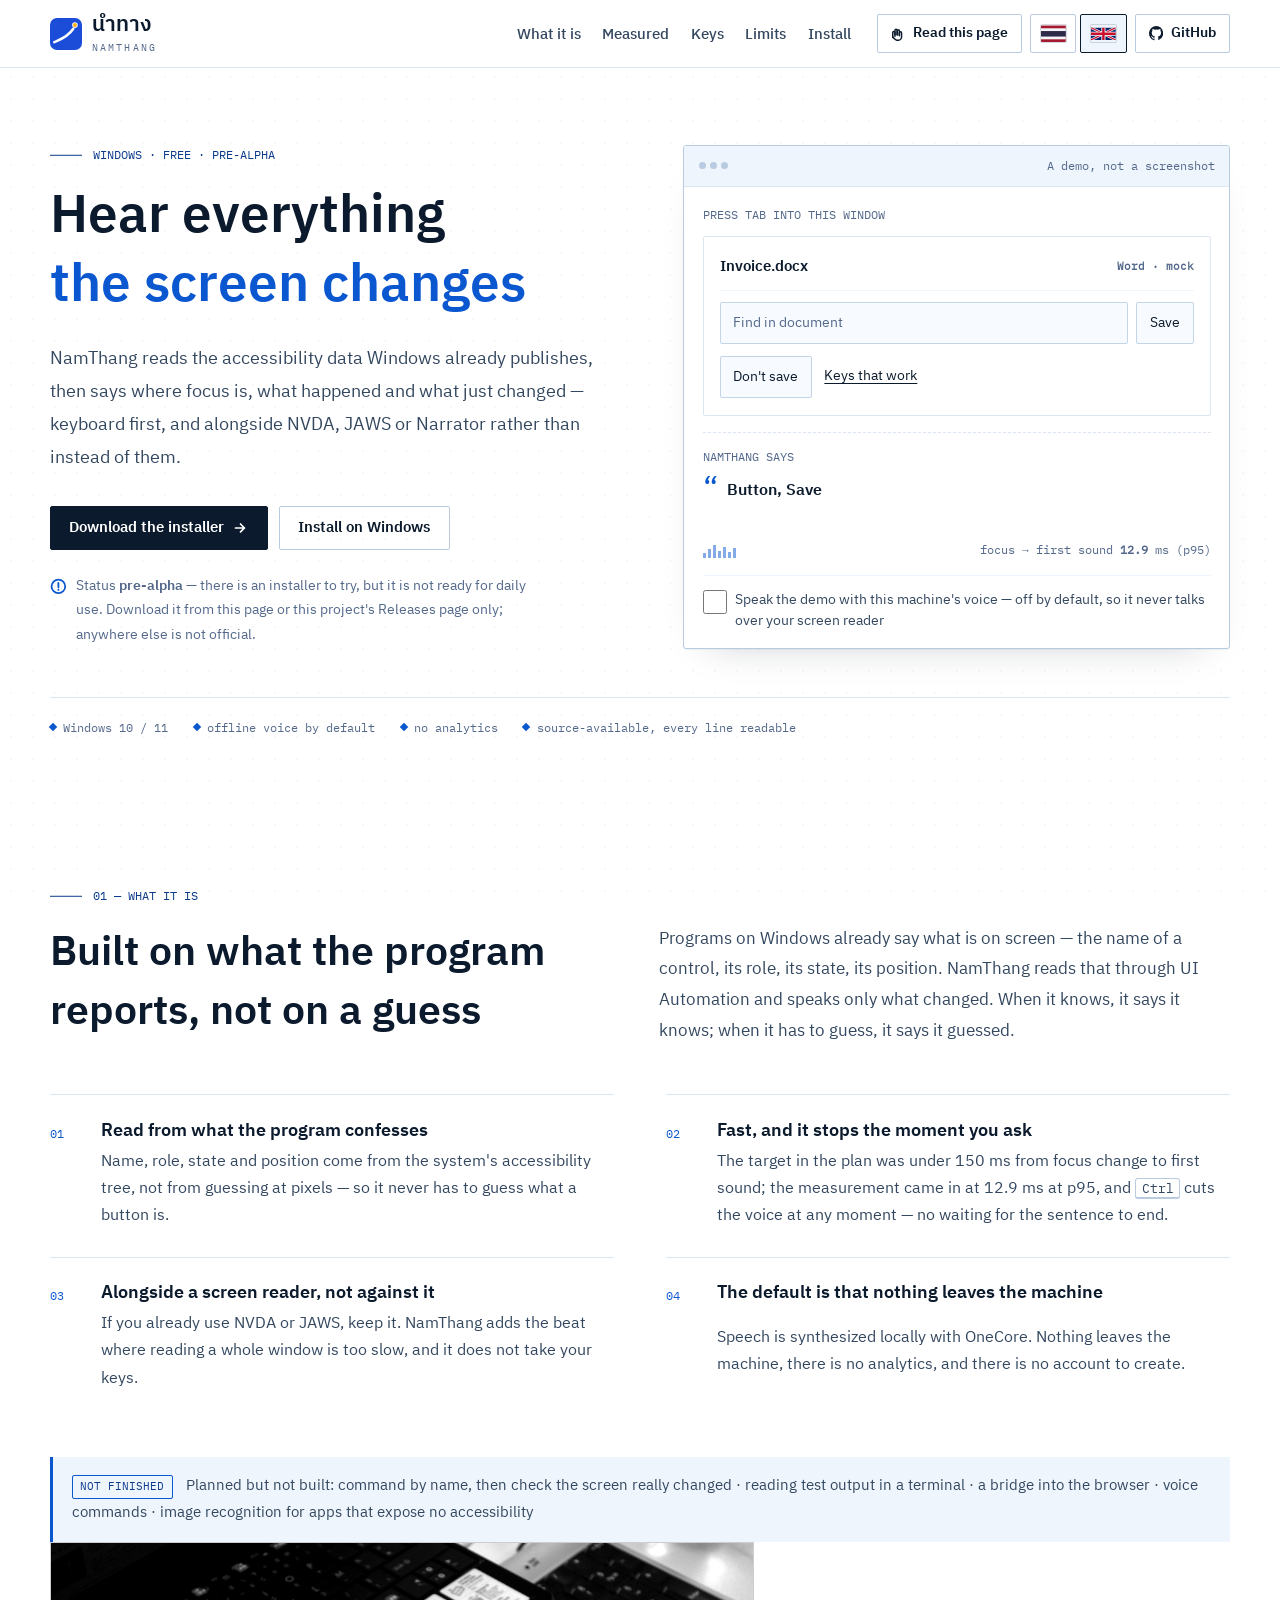
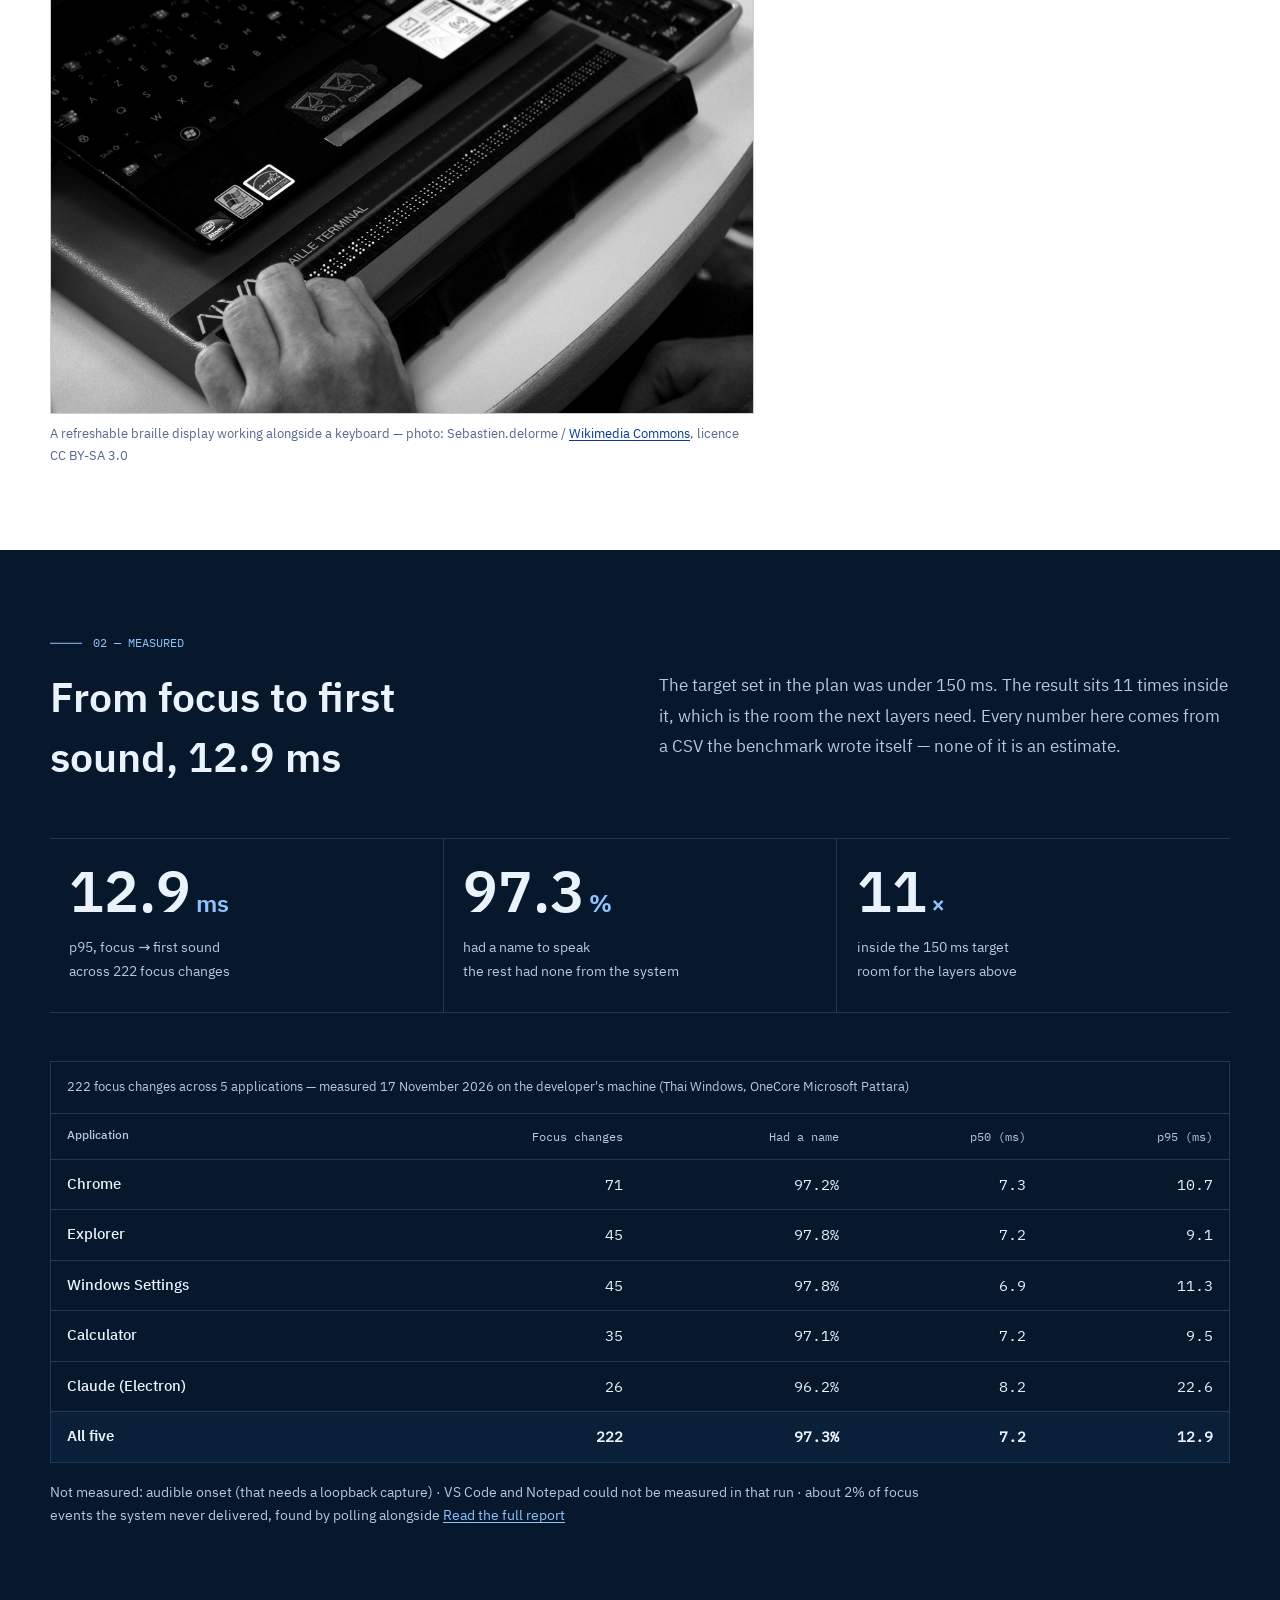
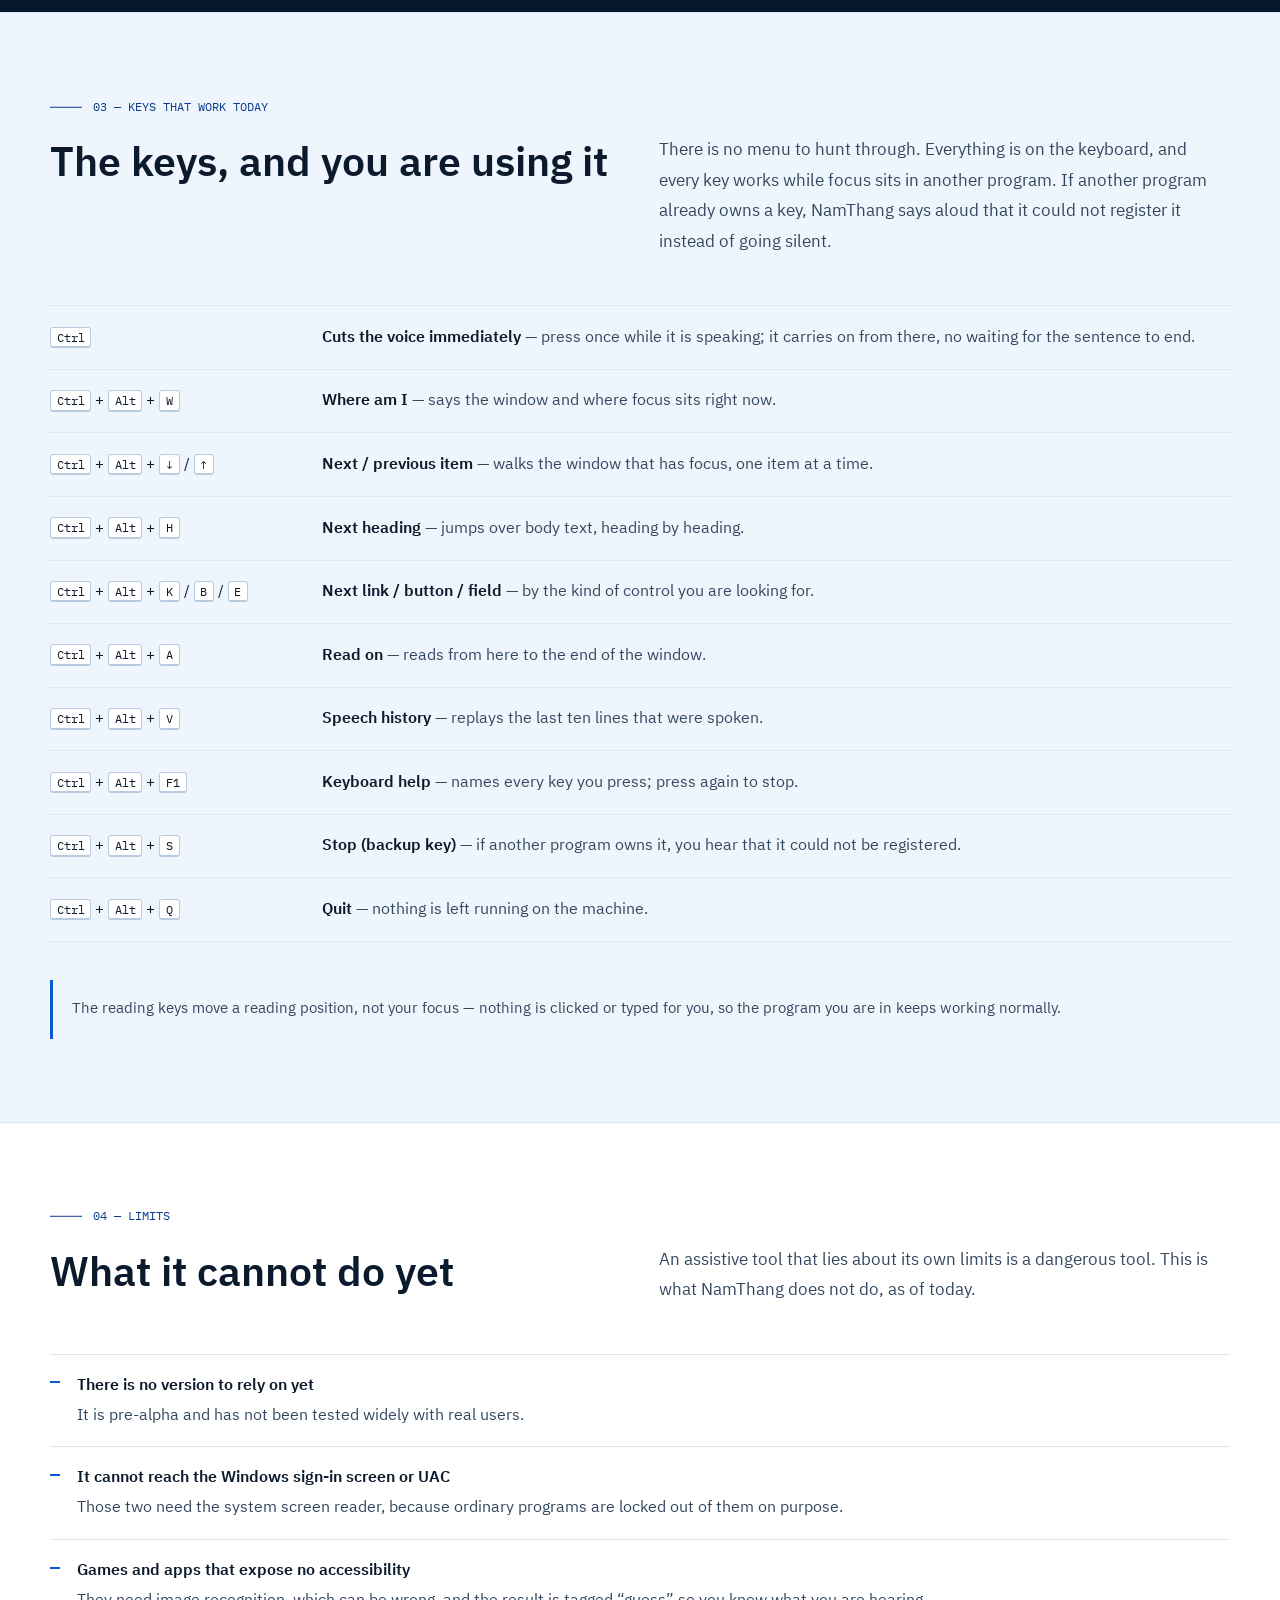
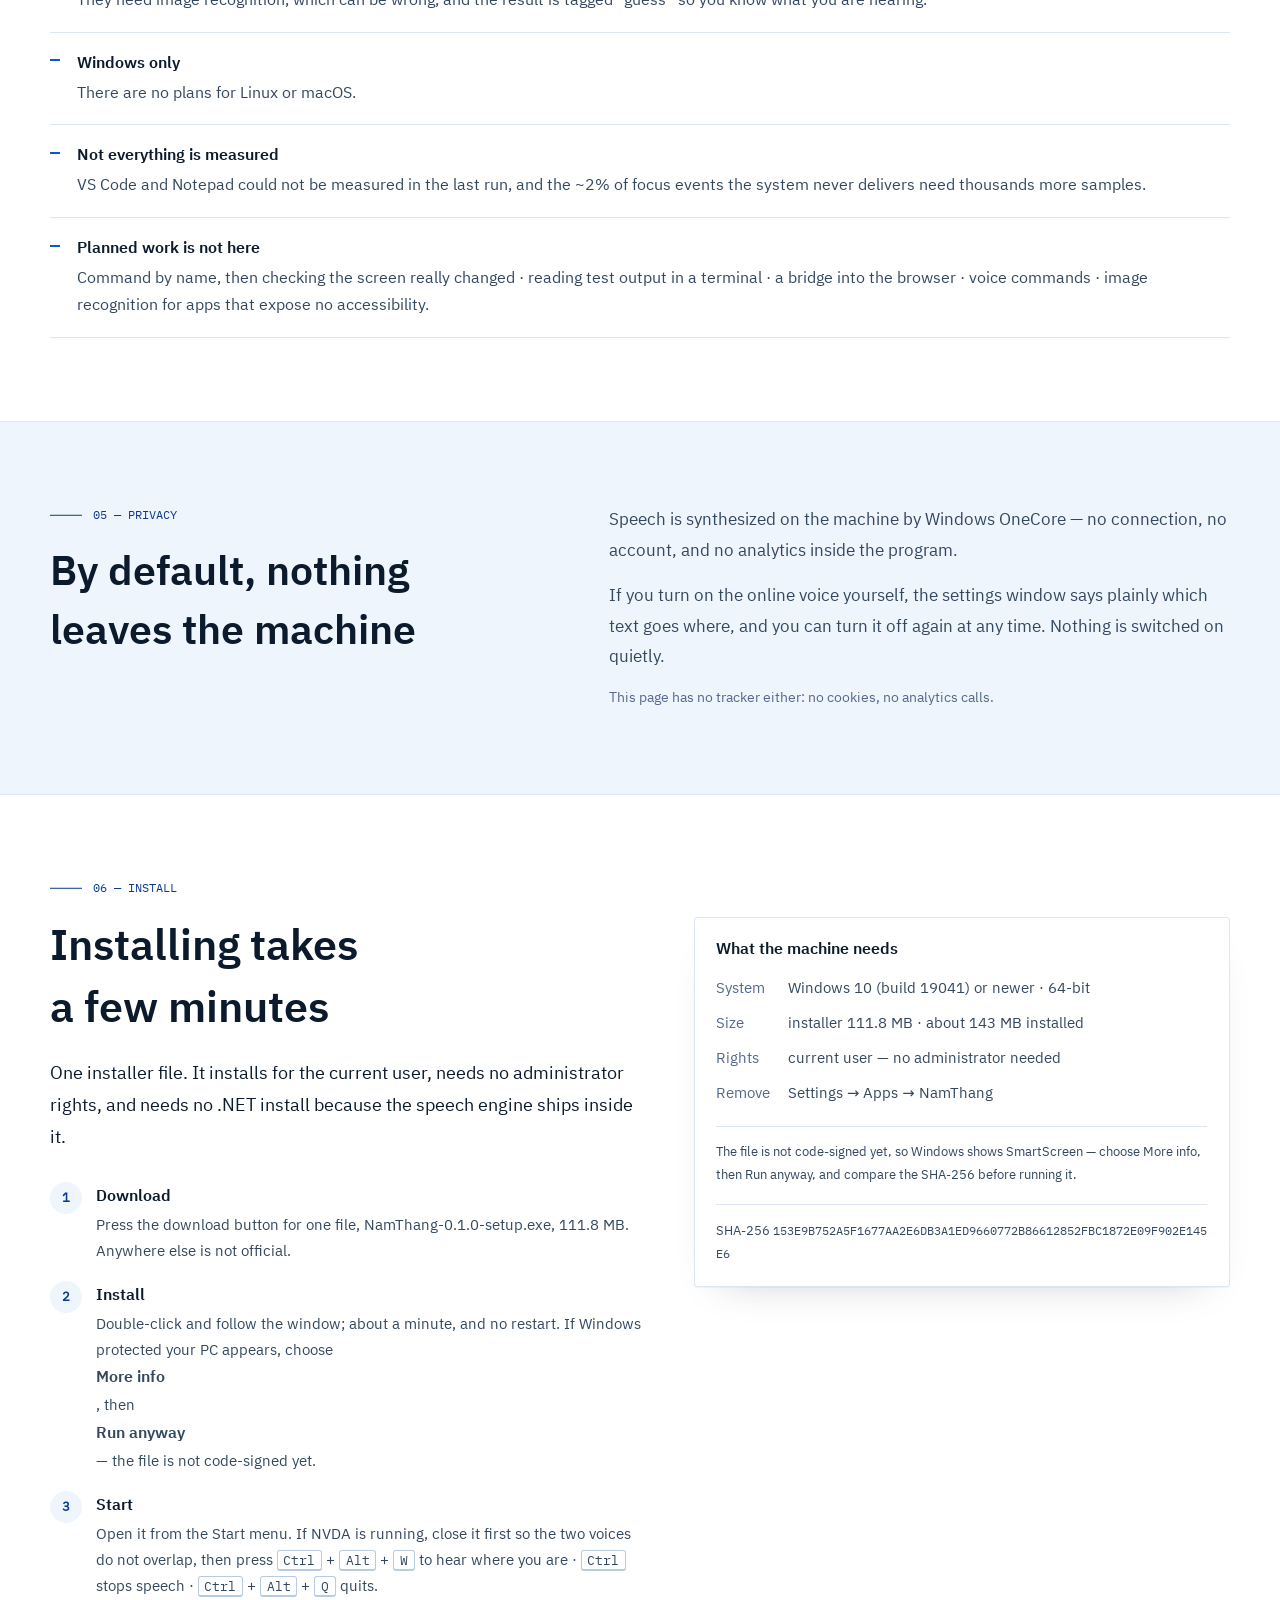
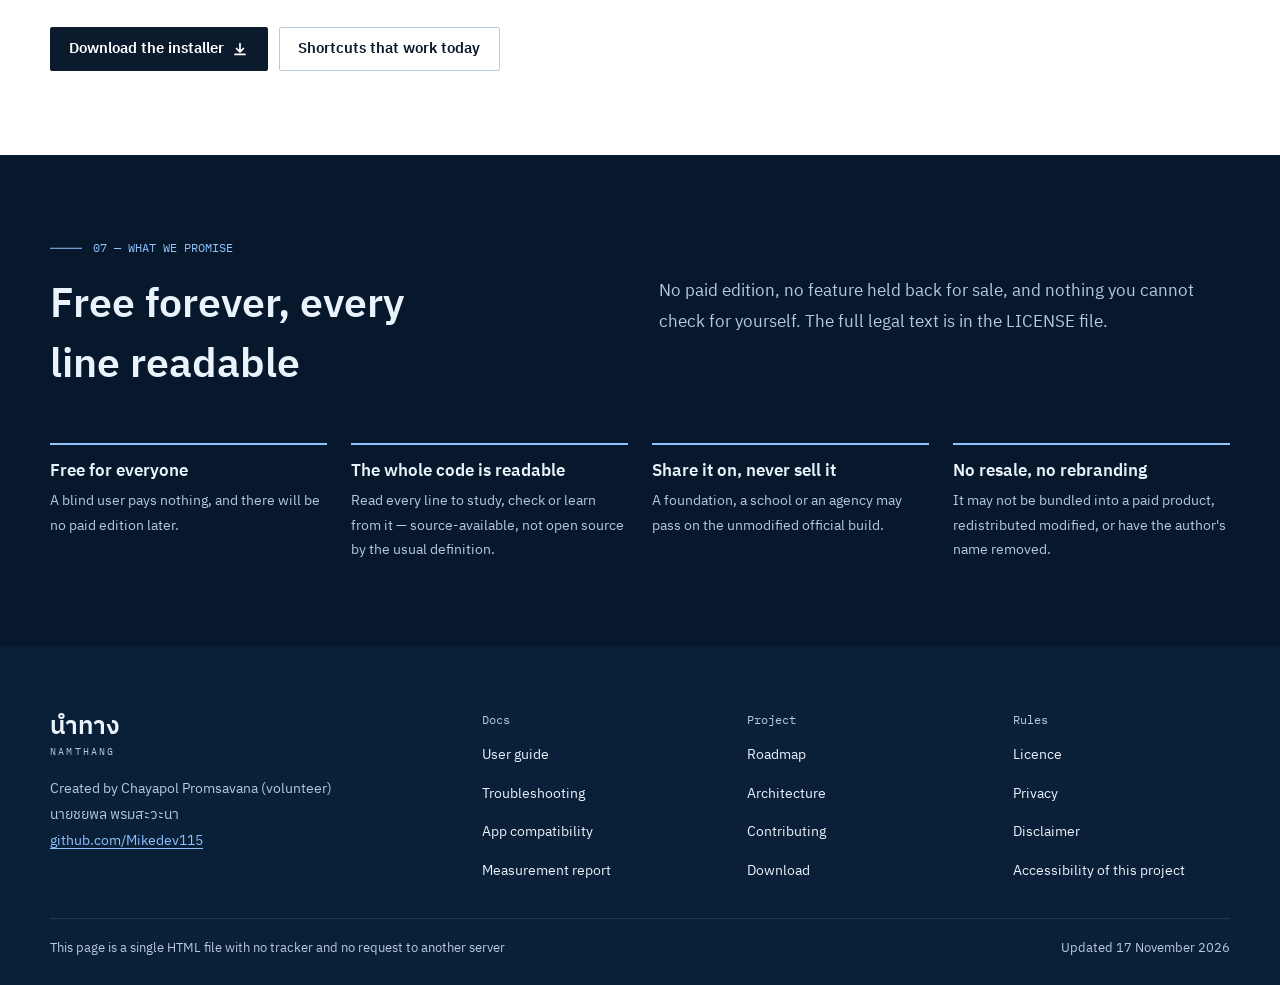
<file: en.html>
<!doctype html>
<!--
  NamThang landing page — English. Same page as index.html, same stylesheet and
  script; only the words and the lang attribute differ. Keep the two files in step:
  a change to markup or structure belongs in both.
-->
<html lang="en">
<head>
<meta charset="utf-8">
<meta name="viewport" content="width=device-width, initial-scale=1">
<title>NamThang — hear everything the screen changes</title>
<meta name="description" content="NamThang is a free assistive layer for blind and low-vision people on Windows. It reads the accessibility data Windows already exposes and says what changed. Keyboard first, and it works alongside NVDA, JAWS and Narrator.">
<meta name="color-scheme" content="light">
<link rel="icon" href="imgs/logo.svg" type="image/svg+xml">
<link rel="apple-touch-icon" href="imgs/icon-180.png">
<link rel="alternate" hreflang="th" href="index.html">
<link rel="alternate" hreflang="en" href="./en.html">
<meta property="og:type" content="website">
<meta property="og:title" content="NamThang — hear everything the screen changes">
<meta property="og:description" content="A free Windows assistant for blind users: focus to first sound in 12.9 ms (p95), measured over 222 focus changes.">
<meta property="og:locale" content="en_GB">
<meta property="og:image" content="imgs/icon-512.png">
<link rel="stylesheet" href="style.css">
</head>
<body>
<a class="skip" href="#main">Skip to the main content</a>

<div class="scroll-cue" id="scroll-cue" aria-hidden="true">
  <svg viewBox="0 0 16 16" fill="none" stroke="currentColor" stroke-width="2" stroke-linecap="round" stroke-linejoin="round" focusable="false">
    <path d="M8 3v10M4 9l4 4 4-4"/>
  </svg>
</div>

<header class="site-head">
  <div class="wrap site-head__in">
    <a class="brand" href="#top" aria-label="NamThang — back to the top">
      <img class="brand__mark" src="imgs/logo.svg" alt="" width="32" height="32">
      <span>
        <span class="brand__name" lang="th">นำทาง</span>
        <span class="brand__latin">NamThang</span>
      </span>
    </a>

    <nav class="site-nav" aria-label="On this page">
      <ul>
        <li><a href="#what">What it is</a></li>
        <li><a href="#numbers">Measured</a></li>
        <li><a href="#keys">Keys</a></li>
        <li><a href="#limits">Limits</a></li>
        <li><a href="#install">Install</a></li>
      </ul>
    </nav>

    <div class="head-tools">
      <button class="btn btn--ghost btn--sm" id="read-page" type="button" aria-pressed="false" hidden
              data-label-read="Read this page" data-label-stop="Stop reading"
              data-msg-reading="Reading: " data-msg-stopped="Stopped">
        <svg class="btn__icon" viewBox="0 0 16 16" aria-hidden="true" focusable="false" fill="none" stroke="currentColor" stroke-width="1.6" stroke-linecap="round">
          <path d="M3 12.5V7.2a1.2 1.2 0 0 1 2.4 0v4.1"/>
          <path d="M5.4 9.6V4.6a1.2 1.2 0 0 1 2.4 0v5"/>
          <path d="M7.8 9.8V5.4a1.2 1.2 0 0 1 2.4 0v4.8"/>
          <path d="M10.2 10.6V7.4a1.2 1.2 0 0 1 2.4 0v4.3a3.9 3.9 0 0 1-3.9 3.9H8a3.6 3.6 0 0 1-2.9-1.5L3.2 11.9"/>
        </svg>
        <span class="js-read-label">Read this page</span>
      </button>
      <div class="lang-switch" role="group" aria-label="Language">
        <a class="lang-flag" href="index.html" hreflang="th" lang="th" aria-label="ภาษาไทย">
          <svg viewBox="0 0 60 40" aria-hidden="true" focusable="false">
            <rect width="60" height="40" fill="#a51931"/>
            <rect y="6.667" width="60" height="26.667" fill="#f4f5f8"/>
            <rect y="13.333" width="60" height="13.333" fill="#2d2a4a"/>
          </svg>
        </a>
        <a class="lang-flag is-current" href="en.html" hreflang="en" lang="en" aria-label="English" aria-current="page">
          <svg viewBox="0 0 60 30" aria-hidden="true" focusable="false">
            <clipPath id="ukflag"><rect width="60" height="30"/></clipPath>
            <g clip-path="url(#ukflag)">
              <rect width="60" height="30" fill="#012169"/>
              <path d="M0,0 60,30 M60,0 0,30" stroke="#ffffff" stroke-width="6"/>
              <path d="M0,0 60,30 M60,0 0,30" stroke="#c8102e" stroke-width="3"/>
              <path d="M30,0V30M0,15H60" stroke="#ffffff" stroke-width="10"/>
              <path d="M30,0V30M0,15H60" stroke="#c8102e" stroke-width="6"/>
            </g>
          </svg>
        </a>
      </div>
      <a class="btn btn--ghost btn--sm" href="https://github.com/Mikedev115/NamThang">
        <svg class="btn__icon" viewBox="0 0 16 16" aria-hidden="true" focusable="false" fill="currentColor">
          <path d="M8 0a8 8 0 0 0-2.5 15.6c.4.1.5-.2.5-.4v-1.5c-2.2.5-2.7-1-2.7-1-.4-.9-.9-1.2-.9-1.2-.7-.5.1-.5.1-.5.8.1 1.2.8 1.2.8.7 1.2 1.9.9 2.4.7.1-.5.3-.9.5-1.1-1.8-.2-3.6-.9-3.6-4a3.1 3.1 0 0 1 .8-2.1c-.1-.2-.4-1 .1-2.1 0 0 .7-.2 2.2.8a7.6 7.6 0 0 1 4 0c1.5-1 2.2-.8 2.2-.8.5 1.1.2 1.9.1 2.1.5.6.8 1.3.8 2.1 0 3.1-1.8 3.8-3.6 4 .3.2.5.7.5 1.4v2.1c0 .2.1.5.5.4A8 8 0 0 0 8 0Z"/>
        </svg>
        GitHub
      </a>
    </div>
  </div>
</header>

<main id="main">
<section class="hero" id="top" aria-labelledby="hero-h">
  <div class="wrap">
    <div class="hero__grid">
      <div>
        <p class="eyebrow">Windows · free · pre-alpha</p>
        <h1 id="hero-h">Hear everything<br><em>the screen changes</em></h1>
        <p class="hero__lede">
          NamThang reads the accessibility data Windows already publishes, then says
          where focus is, what happened and what just changed — keyboard first, and
          alongside NVDA, JAWS or Narrator rather than instead of them.
        </p>

        <div class="hero__actions">
          <a class="btn" href="https://github.com/Mikedev115/NamThang-releases/releases/download/v0.1.0/NamThang-0.1.0-setup.exe" download>
            Download the installer
            <svg class="btn__icon" viewBox="0 0 16 16" aria-hidden="true" focusable="false" fill="none" stroke="currentColor" stroke-width="1.7" stroke-linecap="round" stroke-linejoin="round">
              <path d="M3.5 8h9M8.5 4l4 4-4 4"/>
            </svg>
          </a>
          <a class="btn btn--ghost" href="#install">Install on Windows</a>
        </div>

        <p class="hero__note">
          <svg viewBox="0 0 16 16" aria-hidden="true" focusable="false" fill="none" stroke="currentColor" stroke-width="1.7" stroke-linecap="round">
            <circle cx="8" cy="8" r="6.5"/>
            <path d="M8 4.6v4.2M8 11.2v.2"/>
          </svg>
          <span>
            Status <strong>pre-alpha</strong> — there is an installer to try, but it is
            not ready for daily use. Download it from this page or this project's Releases
            page only; anywhere else is not official.
          </span>
        </p>
      </div>

      <div class="demo" id="demo">
        <div class="demo__bar">
          <span aria-hidden="true" class="demo__dots"><span></span><span></span><span></span></span>
          <span>A demo, not a screenshot</span>
        </div>
        <div class="demo__body">
          <p class="demo__label" id="demo-mock-label">Press Tab into this window</p>
          <div class="mock" role="group" aria-labelledby="demo-mock-label">
            <p class="mock__title">
              Invoice.docx
              <span>Word · mock</span>
            </p>
            <div class="mock__row">
              <input type="text" placeholder="Find in document" aria-label="Find in document (demo)"
                     data-say="Edit field, Find in document">
              <button type="button" data-say="Button, Save">Save</button>
            </div>
            <div class="mock__row">
              <button type="button" data-say="Button, Don't save">Don't save</button>
              <a href="#keys" data-say="Link, Keys that work">Keys that work</a>
            </div>
          </div>

          <div class="demo__readout">
            <p class="demo__label">NamThang says</p>
            <p class="demo__said">
              <span class="quote" aria-hidden="true">“</span>
              <output id="said">Button, Save</output>
            </p>
            <div class="demo__meta">
              <span class="meter" aria-hidden="true">
                <i></i><i></i><i></i><i></i><i></i><i></i><i></i>
              </span>
              <span id="demo-ms">focus → first sound <b>12.9</b> ms (p95)</span>
            </div>
          </div>

          <div class="demo__opt">
            <input type="checkbox" id="demo-voice">
            <label for="demo-voice">
              Speak the demo with this machine's voice
              <span class="hint">— off by default, so it never talks over your screen reader</span>
            </label>
          </div>
        </div>
      </div>
    </div>

    <ul class="facts">
      <li>Windows 10 / 11</li>
      <li>offline voice by default</li>
      <li>no analytics</li>
      <li>source-available, every line readable</li>
    </ul>
  </div>
</section>

<section class="sec" id="what" aria-labelledby="what-h">
  <div class="wrap">
    <p class="eyebrow">01 — What it is</p>
    <div class="sec__head">
      <h2 id="what-h">Built on what the program reports, not on a guess</h2>
      <p>
        Programs on Windows already say what is on screen — the name of a control, its
        role, its state, its position. NamThang reads that through UI Automation and
        speaks only what changed. When it knows, it says it knows; when it has to guess,
        it says it guessed.
      </p>
    </div>

    <ul class="points">
      <li>
        <span class="points__n" aria-hidden="true">01</span>
        <h3>Read from what the program confesses</h3>
        <p>
          Name, role, state and position come from the system's accessibility tree, not
          from guessing at pixels — so it never has to guess what a button is.
        </p>
      </li>
      <li>
        <span class="points__n" aria-hidden="true">02</span>
        <h3>Fast, and it stops the moment you ask</h3>
        <p>
          The target in the plan was under <span class="num">150</span> ms from focus
          change to first sound; the measurement came in at <span class="num">12.9</span>
          ms at p95, and <kbd>Ctrl</kbd> cuts the voice at any moment — no waiting for
          the sentence to end.
        </p>
      </li>
      <li>
        <span class="points__n" aria-hidden="true">03</span>
        <h3>Alongside a screen reader, not against it</h3>
        <p>
          If you already use NVDA or JAWS, keep it. NamThang adds the beat where reading
          a whole window is too slow, and it does not take your keys.
        </p>
      </li>
      <li>
        <span class="points__n" aria-hidden="true">04</span>
        <h3>The default is that nothing leaves the machine</h3>
        <p>
          Speech is synthesized locally with OneCore. Nothing leaves the machine, there
          is no analytics, and there is no account to create.
        </p>
      </li>
    </ul>

    <p class="aside">
      <span class="tag">Not finished</span>
      Planned but not built: command by name, then check the screen really changed ·
      reading test output in a terminal · a bridge into the browser · voice commands ·
      image recognition for apps that expose no accessibility
    </p>

    <figure class="shot shot--wide">
      <img src="imgs/photo-braille.jpg" width="1024" height="685" decoding="async"
           alt="A hand resting on a purple refreshable braille display, with a computer keyboard behind it">
      <figcaption>
        A refreshable braille display working alongside a keyboard —
        photo: <span lang="en">Sebastien.delorme</span> /
        <a href="https://commons.wikimedia.org/wiki/File:Plage-braille.jpg">Wikimedia Commons</a>,
        licence <span lang="en">CC BY-SA 3.0</span>
      </figcaption>
    </figure>
  </div>
</section>

<section class="sec sec--dark" id="numbers" aria-labelledby="numbers-h">
  <div class="wrap">
    <p class="eyebrow eyebrow--dark">02 — Measured</p>
    <div class="sec__head">
      <h2 id="numbers-h">From focus to first sound, <span class="num">12.9</span> ms</h2>
      <p>
        The target set in the plan was under <span class="num">150</span> ms. The result
        sits <span class="num">11</span> times inside it, which is the room the next
        layers need. Every number here comes from a CSV the benchmark wrote itself —
        none of it is an estimate.
      </p>
    </div>

    <div class="stats">
      <div class="stat">
        <span class="stat__v">12.9<span class="stat__u">ms</span></span>
        <span class="stat__k">p95, focus → first sound<br>across 222 focus changes</span>
      </div>
      <div class="stat">
        <span class="stat__v">97.3<span class="stat__u">%</span></span>
        <span class="stat__k">had a name to speak<br>the rest had none from the system</span>
      </div>
      <div class="stat">
        <span class="stat__v">11<span class="stat__u">×</span></span>
        <span class="stat__k">inside the 150 ms target<br>room for the layers above</span>
      </div>
    </div>

    <div class="table-wrap">
      <table>
        <caption>
          222 focus changes across 5 applications — measured 17 November 2026 on the
          developer's machine (Thai Windows, OneCore Microsoft Pattara)
        </caption>
        <thead>
          <tr>
            <th scope="col">Application</th>
            <th scope="col" class="n">Focus changes</th>
            <th scope="col" class="n">Had a name</th>
            <th scope="col" class="n">p50 (ms)</th>
            <th scope="col" class="n">p95 (ms)</th>
          </tr>
        </thead>
        <tbody>
          <tr><th scope="row">Chrome</th><td class="n">71</td><td class="n">97.2%</td><td class="n">7.3</td><td class="n">10.7</td></tr>
          <tr><th scope="row">Explorer</th><td class="n">45</td><td class="n">97.8%</td><td class="n">7.2</td><td class="n">9.1</td></tr>
          <tr><th scope="row">Windows Settings</th><td class="n">45</td><td class="n">97.8%</td><td class="n">6.9</td><td class="n">11.3</td></tr>
          <tr><th scope="row">Calculator</th><td class="n">35</td><td class="n">97.1%</td><td class="n">7.2</td><td class="n">9.5</td></tr>
          <tr><th scope="row">Claude (Electron)</th><td class="n">26</td><td class="n">96.2%</td><td class="n">8.2</td><td class="n">22.6</td></tr>
        </tbody>
        <tfoot>
          <tr>
            <th scope="row">All five</th>
            <td class="n">222</td><td class="n">97.3%</td><td class="n">7.2</td><td class="n">12.9</td>
          </tr>
        </tfoot>
      </table>
    </div>

    <p class="fine">
      Not measured: audible onset (that needs a loopback capture) · VS Code and Notepad
      could not be measured in that run · about 2% of focus events the system never
      delivered, found by polling alongside
      <a href="https://github.com/Mikedev115/NamThang/blob/main/docs/p0-report.md">Read the full report</a>
    </p>
  </div>
</section>

<section class="sec sec--alt" id="keys" aria-labelledby="keys-h">
  <div class="wrap">
    <p class="eyebrow">03 — Keys that work today</p>
    <div class="sec__head">
      <h2 id="keys-h">The keys, and you are using it</h2>
      <p>
        There is no menu to hunt through. Everything is on the keyboard, and every key
        works while focus sits in another program. If another program already owns a key,
        NamThang says aloud that it could not register it instead of going silent.
      </p>
    </div>

    <dl class="keys">
      <div class="keys__row">
        <dt><kbd>Ctrl</kbd></dt>
        <dd><strong>Cuts the voice immediately</strong> — press once while it is speaking; it carries on from there, no waiting for the sentence to end.</dd>
      </div>
      <div class="keys__row">
        <dt><kbd>Ctrl</kbd> + <kbd>Alt</kbd> + <kbd>W</kbd></dt>
        <dd><strong>Where am I</strong> — says the window and where focus sits right now.</dd>
      </div>
      <div class="keys__row">
        <dt><kbd>Ctrl</kbd> + <kbd>Alt</kbd> + <kbd>↓</kbd> / <kbd>↑</kbd></dt>
        <dd><strong>Next / previous item</strong> — walks the window that has focus, one item at a time.</dd>
      </div>
      <div class="keys__row">
        <dt><kbd>Ctrl</kbd> + <kbd>Alt</kbd> + <kbd>H</kbd></dt>
        <dd><strong>Next heading</strong> — jumps over body text, heading by heading.</dd>
      </div>
      <div class="keys__row">
        <dt><kbd>Ctrl</kbd> + <kbd>Alt</kbd> + <kbd>K</kbd> / <kbd>B</kbd> / <kbd>E</kbd></dt>
        <dd><strong>Next link / button / field</strong> — by the kind of control you are looking for.</dd>
      </div>
      <div class="keys__row">
        <dt><kbd>Ctrl</kbd> + <kbd>Alt</kbd> + <kbd>A</kbd></dt>
        <dd><strong>Read on</strong> — reads from here to the end of the window.</dd>
      </div>
      <div class="keys__row">
        <dt><kbd>Ctrl</kbd> + <kbd>Alt</kbd> + <kbd>V</kbd></dt>
        <dd><strong>Speech history</strong> — replays the last ten lines that were spoken.</dd>
      </div>
      <div class="keys__row">
        <dt><kbd>Ctrl</kbd> + <kbd>Alt</kbd> + <kbd>F1</kbd></dt>
        <dd><strong>Keyboard help</strong> — names every key you press; press again to stop.</dd>
      </div>
      <div class="keys__row">
        <dt><kbd>Ctrl</kbd> + <kbd>Alt</kbd> + <kbd>S</kbd></dt>
        <dd><strong>Stop (backup key)</strong> — if another program owns it, you hear that it could not be registered.</dd>
      </div>
      <div class="keys__row">
        <dt><kbd>Ctrl</kbd> + <kbd>Alt</kbd> + <kbd>Q</kbd></dt>
        <dd><strong>Quit</strong> — nothing is left running on the machine.</dd>
      </div>
    </dl>

    <p class="aside">
      The reading keys move a reading position, not your focus — nothing is clicked or
      typed for you, so the program you are in keeps working normally.
    </p>
  </div>
</section>

<section class="sec" id="limits" aria-labelledby="limits-h">
  <div class="wrap">
    <p class="eyebrow">04 — Limits</p>
    <div class="sec__head">
      <h2 id="limits-h">What it cannot do yet</h2>
      <p>
        An assistive tool that lies about its own limits is a dangerous tool. This is
        what NamThang does not do, as of today.
      </p>
    </div>

    <ul class="limits">
      <li>
        <strong>There is no version to rely on yet</strong>
        It is pre-alpha and has not been tested widely with real users.
      </li>
      <li>
        <strong>It cannot reach the Windows sign-in screen or UAC</strong>
        Those two need the system screen reader, because ordinary programs are locked
        out of them on purpose.
      </li>
      <li>
        <strong>Games and apps that expose no accessibility</strong>
        They need image recognition, which can be wrong, and the result is tagged
        “guess” so you know what you are hearing.
      </li>
      <li>
        <strong>Windows only</strong>
        There are no plans for Linux or macOS.
      </li>
      <li>
        <strong>Not everything is measured</strong>
        VS Code and Notepad could not be measured in the last run, and the ~2% of focus
        events the system never delivers need thousands more samples.
      </li>
      <li>
        <strong>Planned work is not here</strong>
        Command by name, then checking the screen really changed · reading test output in
        a terminal · a bridge into the browser · voice commands · image recognition for
        apps that expose no accessibility.
      </li>
    </ul>
  </div>
</section>

<section class="sec sec--alt" id="privacy" aria-labelledby="privacy-h">
  <div class="wrap split">
    <div>
      <p class="eyebrow">05 — Privacy</p>
      <h2 id="privacy-h">By default, nothing leaves the machine</h2>
    </div>
    <div class="split__body">
      <p>
        Speech is synthesized on the machine by Windows OneCore — no connection, no
        account, and no analytics inside the program.
      </p>
      <p>
        If you turn on the online voice yourself, the settings window says plainly which
        text goes where, and you can turn it off again at any time. Nothing is switched
        on quietly.
      </p>
      <p class="fine fine--ink">
        This page has no tracker either: no cookies, no analytics calls.
      </p>
    </div>
  </div>
</section>

<section class="sec" id="install" aria-labelledby="install-h">
  <div class="wrap">
    <p class="eyebrow">06 — Install</p>
    <div class="install">
      <div>
        <h2 id="install-h">Installing takes a few minutes</h2>
        <p class="lede">
          One installer file. It installs for the current user, needs no administrator
          rights, and needs no .NET install because the speech engine ships inside it.
        </p>

        <ol class="steps">
          <li>
            <span aria-hidden="true">1</span>
            <div>
              <strong>Download</strong>
              <p>
                Press the download button for one file,
                <span lang="en">NamThang-0.1.0-setup.exe</span>, 111.8 MB.
                Anywhere else is not official.
              </p>
            </div>
          </li>
          <li>
            <span aria-hidden="true">2</span>
            <div>
              <strong>Install</strong>
              <p>
                Double-click and follow the window; about a minute, and no restart. If
                <span lang="en">Windows protected your PC</span> appears, choose
                <strong>More info</strong>, then <strong>Run anyway</strong> — the file is
                not code-signed yet.
              </p>
            </div>
          </li>
          <li>
            <span aria-hidden="true">3</span>
            <div>
              <strong>Start</strong>
              <p>
                Open it from the Start menu. If NVDA is running, close it first so the two
                voices do not overlap, then press <kbd>Ctrl</kbd> + <kbd>Alt</kbd> + <kbd>W</kbd>
                to hear where you are · <kbd>Ctrl</kbd> stops speech ·
                <kbd>Ctrl</kbd> + <kbd>Alt</kbd> + <kbd>Q</kbd> quits.
              </p>
            </div>
          </li>
        </ol>

        <div class="install__actions">
          <a class="btn" href="https://github.com/Mikedev115/NamThang-releases/releases/download/v0.1.0/NamThang-0.1.0-setup.exe" download>
            Download the installer
            <svg class="btn__icon" viewBox="0 0 16 16" aria-hidden="true" focusable="false" fill="none" stroke="currentColor" stroke-width="1.7" stroke-linecap="round" stroke-linejoin="round">
              <path d="M8 2.5v8M4.5 7.5 8 11l3.5-3.5M3 13.5h10"/>
            </svg>
          </a>
          <a class="btn btn--ghost" href="#keys">Shortcuts that work today</a>
        </div>
      </div>

      <aside class="spec" aria-labelledby="spec-h">
        <h3 id="spec-h">What the machine needs</h3>
        <dl>
          <dt>System</dt>
          <dd>Windows 10 (build 19041) or newer · 64-bit</dd>
          <dt>Size</dt>
          <dd>installer <span class="num">111.8</span> MB · about <span class="num">143</span> MB installed</dd>
          <dt>Rights</dt>
          <dd>current user — no administrator needed</dd>
          <dt>Remove</dt>
          <dd>Settings → Apps → NamThang</dd>
        </dl>
        <p class="fine fine--ink">
          The file is not code-signed yet, so Windows shows SmartScreen — choose
          More info, then Run anyway, and compare the SHA-256 before running it.
        </p>
        <p class="fine fine--ink">
          SHA-256 <code>153E9B752A5F1677AA2E6DB3A1ED9660772B86612852FBC1872E09F902E145E6</code>
        </p>
      </aside>
    </div>
  </div>
</section>

<section class="sec sec--dark" id="license" aria-labelledby="license-h">
  <div class="wrap">
    <p class="eyebrow eyebrow--dark">07 — What we promise</p>
    <div class="sec__head">
      <h2 id="license-h">Free forever, every line readable</h2>
      <p>
        No paid edition, no feature held back for sale, and nothing you cannot check for
        yourself. The full legal text is in the LICENSE file.
      </p>
    </div>

    <ul class="license">
      <li>
        <h3>Free for everyone</h3>
        <p>A blind user pays nothing, and there will be no paid edition later.</p>
      </li>
      <li>
        <h3>The whole code is readable</h3>
        <p>Read every line to study, check or learn from it — source-available, not open source by the usual definition.</p>
      </li>
      <li>
        <h3>Share it on, never sell it</h3>
        <p>A foundation, a school or an agency may pass on the unmodified official build.</p>
      </li>
      <li>
        <h3>No resale, no rebranding</h3>
        <p>It may not be bundled into a paid product, redistributed modified, or have the author's name removed.</p>
      </li>
    </ul>
  </div>
</section>
</main>

<footer class="site-foot">
  <div class="wrap">
    <div class="site-foot__top">
      <div class="site-foot__brand">
        <p class="brand__name" lang="th">นำทาง</p>
        <p class="brand__latin">NamThang</p>
        <p class="site-foot__by">
          Created by Chayapol Promsavana (volunteer)<br>
          <span lang="th">นายชยพล พรมสะวะนา</span><br>
          <a href="https://github.com/Mikedev115">github.com/Mikedev115</a>
        </p>
      </div>

      <nav class="site-foot__nav" aria-label="Documentation">
        <h2>Docs</h2>
        <ul>
          <li><a href="https://github.com/Mikedev115/NamThang/blob/main/docs/user-guide.md">User guide</a></li>
          <li><a href="https://github.com/Mikedev115/NamThang/blob/main/docs/troubleshooting.md">Troubleshooting</a></li>
          <li><a href="https://github.com/Mikedev115/NamThang/blob/main/docs/app-compatibility.md">App compatibility</a></li>
          <li><a href="https://github.com/Mikedev115/NamThang/blob/main/docs/p0-report.md">Measurement report</a></li>
        </ul>
      </nav>

      <nav class="site-foot__nav" aria-label="Project">
        <h2>Project</h2>
        <ul>
          <li><a href="https://github.com/Mikedev115/NamThang/blob/main/ROADMAP.md">Roadmap</a></li>
          <li><a href="https://github.com/Mikedev115/NamThang/blob/main/docs/architecture.md">Architecture</a></li>
          <li><a href="https://github.com/Mikedev115/NamThang/blob/main/CONTRIBUTING.md">Contributing</a></li>
          <li><a href="https://github.com/Mikedev115/NamThang-releases/releases/download/v0.1.0/NamThang-0.1.0-setup.exe" download>Download</a></li>
        </ul>
      </nav>

      <nav class="site-foot__nav" aria-label="Rules">
        <h2>Rules</h2>
        <ul>
          <li><a href="https://github.com/Mikedev115/NamThang/blob/main/LICENSE">Licence</a></li>
          <li><a href="https://github.com/Mikedev115/NamThang/blob/main/PRIVACY.md">Privacy</a></li>
          <li><a href="https://github.com/Mikedev115/NamThang/blob/main/DISCLAIMER.md">Disclaimer</a></li>
          <li><a href="https://github.com/Mikedev115/NamThang/blob/main/ACCESSIBILITY.md">Accessibility of this project</a></li>
        </ul>
      </nav>
    </div>

    <div class="site-foot__bottom">
      <p>This page is a single HTML file with no tracker and no request to another server</p>
      <p>Updated 17 November 2026</p>
    </div>
  </div>
</footer>

<p class="sr-only" role="status" aria-live="polite" id="read-status"></p>

<script src="app.js" defer></script>
</body>
</html>
</file>
<file: style.css>
/* Self-hosted so the page makes no request to another server. */
  @font-face {
    font-family: "IBM Plex Sans Thai";
    font-style: normal;
    font-weight: 400;
    font-display: swap;
    src: url("fonts/sans-thai-400-thai.woff2") format("woff2");
    unicode-range: U+02D7, U+0303, U+0331, U+0E01-0E5B, U+200C-200D, U+25CC;
  }
  @font-face {
    font-family: "IBM Plex Sans Thai";
    font-style: normal;
    font-weight: 400;
    font-display: swap;
    src: url("fonts/sans-thai-400-latin.woff2") format("woff2");
    unicode-range: U+0000-00FF, U+0131, U+0152-0153, U+02BB-02BC, U+02C6, U+02DA, U+02DC, U+0304, U+0308, U+0329, U+2000-206F, U+20AC, U+2122, U+2191, U+2193, U+2212, U+2215, U+FEFF, U+FFFD;
  }
  @font-face {
    font-family: "IBM Plex Sans Thai";
    font-style: normal;
    font-weight: 500;
    font-display: swap;
    src: url("fonts/sans-thai-500-thai.woff2") format("woff2");
    unicode-range: U+02D7, U+0303, U+0331, U+0E01-0E5B, U+200C-200D, U+25CC;
  }
  @font-face {
    font-family: "IBM Plex Sans Thai";
    font-style: normal;
    font-weight: 500;
    font-display: swap;
    src: url("fonts/sans-thai-500-latin.woff2") format("woff2");
    unicode-range: U+0000-00FF, U+0131, U+0152-0153, U+02BB-02BC, U+02C6, U+02DA, U+02DC, U+0304, U+0308, U+0329, U+2000-206F, U+20AC, U+2122, U+2191, U+2193, U+2212, U+2215, U+FEFF, U+FFFD;
  }
  @font-face {
    font-family: "IBM Plex Sans Thai";
    font-style: normal;
    font-weight: 600;
    font-display: swap;
    src: url("fonts/sans-thai-600-thai.woff2") format("woff2");
    unicode-range: U+02D7, U+0303, U+0331, U+0E01-0E5B, U+200C-200D, U+25CC;
  }
  @font-face {
    font-family: "IBM Plex Sans Thai";
    font-style: normal;
    font-weight: 600;
    font-display: swap;
    src: url("fonts/sans-thai-600-latin.woff2") format("woff2");
    unicode-range: U+0000-00FF, U+0131, U+0152-0153, U+02BB-02BC, U+02C6, U+02DA, U+02DC, U+0304, U+0308, U+0329, U+2000-206F, U+20AC, U+2122, U+2191, U+2193, U+2212, U+2215, U+FEFF, U+FFFD;
  }
  @font-face {
    font-family: "IBM Plex Mono";
    font-style: normal;
    font-weight: 400;
    font-display: swap;
    src: url("fonts/mono-400-latin.woff2") format("woff2");
    unicode-range: U+0000-00FF, U+0131, U+0152-0153, U+2000-206F, U+2191, U+2193, U+2212, U+2215, U+FEFF, U+FFFD;
  }

  :root {
    --paper: #ffffff;
    --paper-2: #eff5fc;
    --card: #ffffff;
    --ink: #0b1a2c;
    --ink-2: #33475f;
    --ink-3: #53688a;
    --line: #dbe6f2;
    --line-2: #b9cbe0;
    --accent: #0b57d0;
    --accent-2: #0a3a8c;
    --dark: #07182c;
    --dark-2: #0a2038;
    --dark-line: #1e3a57;
    --on-dark: #eaf2fb;
    --on-dark-2: #b7c9dd;
    --accent-lite: #8fc2ff;
    --focus: #0a2f6b;
    --focus-dark: #9ecbff;
    --shadow: 0 1px 0 rgba(11, 26, 44, 0.04), 0 18px 40px -28px rgba(11, 26, 44, 0.28);
    --mock: #ffffff;
    --mock-ctl: #f7fbff;
    --mock-line: #c3d4e6;
    --mock-ink: #0b1a2c;
    --head-bg: rgba(255, 255, 255, 0.92);
    --font-body: "IBM Plex Sans Thai", "Leelawadee UI", Tahoma, system-ui, sans-serif;
    --font-display: "IBM Plex Sans Thai", "Leelawadee UI", Tahoma, sans-serif;
    --font-mono: "IBM Plex Mono", Consolas, ui-monospace, monospace;
    --wrap: 1180px;
    --pad: clamp(1.1rem, 4vw, 3rem);
  }

  *, *::before, *::after { box-sizing: border-box; }

  [hidden] { display: none !important; }

  html { -webkit-text-size-adjust: 100%; }

  body {
    margin: 0;
    background: var(--paper);
    color: var(--ink);
    font-family: var(--font-body);
    font-size: 1.0625rem;
    line-height: 1.8;
    font-weight: 400;
    -webkit-font-smoothing: antialiased;
    text-rendering: optimizeLegibility;
  }

  /* Paper grain: a 1px dot grid, faint enough to read as texture, not as pattern. */
  body::before {
    content: "";
    position: fixed;
    inset: 0;
    z-index: 0;
    pointer-events: none;
    background-image: radial-gradient(rgba(11, 26, 44, 0.05) 1px, transparent 1px);
    background-size: 22px 22px;
    opacity: 0.7;
  }

  h1, h2, h3 {
    font-family: var(--font-display);
    font-weight: 600;
    line-height: 1.45;
    margin: 0;
  }

  p { margin: 0; }

  a { color: var(--accent-2); text-decoration-thickness: 1px; text-underline-offset: 0.18em; }
  a:hover { color: var(--ink); text-decoration-thickness: 2px; }

  strong { font-weight: 600; }

  :focus-visible {
    outline: 3px solid var(--focus);
    outline-offset: 3px;
    border-radius: 2px;
  }

  [id] { scroll-margin-top: 6.5rem; }

  .skip {
    position: absolute;
    left: 1rem;
    top: -4rem;
    z-index: 50;
    padding: 0.7rem 1rem;
    background: var(--ink);
    color: var(--paper);
    font-weight: 600;
    border-radius: 2px;
    transition: top 0.15s ease;
  }
  .skip:focus { top: 1rem; }

  /* The scroll cue: a small pill at the edge, pointing the way the page is about
     to travel. Shown only when Tab takes focus off screen — never for a target
     that is already visible, where the focus ring alone is the signal. */
  .scroll-cue {
    position: fixed;
    left: 50%;
    bottom: 1.2rem;
    z-index: 70;
    display: grid;
    place-items: center;
    width: 2.6rem;
    height: 2.6rem;
    border-radius: 50%;
    background: var(--ink);
    color: #ffffff;
    box-shadow: 0 10px 24px -12px rgba(11, 26, 44, 0.6);
    opacity: 0;
    transform: translate(-50%, 12px);
    transition: opacity 0.2s ease, transform 0.2s ease;
    pointer-events: none;
  }

  .scroll-cue.is-on {
    opacity: 1;
    transform: translate(-50%, 0);
  }

  .scroll-cue.is-up {
    top: 1.2rem;
    bottom: auto;
    transform: translate(-50%, -12px);
  }

  .scroll-cue.is-up.is-on { transform: translate(-50%, 0); }

  .scroll-cue.is-up svg { transform: rotate(180deg); }

  .scroll-cue svg { width: 1.1rem; height: 1.1rem; }

  @media (prefers-reduced-motion: no-preference) {
    html { scroll-behavior: smooth; }
  }

  .wrap {
    width: min(var(--wrap), 100% - (var(--pad) * 2));
    margin-inline: auto;
    position: relative;
    z-index: 1;
  }

  .sr-only {
    position: absolute;
    width: 1px;
    height: 1px;
    padding: 0;
    margin: -1px;
    overflow: hidden;
    clip-path: inset(50%);
    white-space: nowrap;
    border: 0;
  }

  /* ---------- header ---------- */

  .site-head {
    position: sticky;
    top: 0;
    z-index: 40;
    background: var(--head-bg);
    border-bottom: 1px solid var(--line);
    backdrop-filter: blur(10px);
  }

  .site-head__in {
    display: flex;
    align-items: center;
    gap: 1rem 1.6rem;
    min-height: 4.2rem;
    flex-wrap: wrap;
    padding-block: 0.55rem;
  }

  .brand {
    display: inline-flex;
    align-items: center;
    gap: 0.6rem;
    text-decoration: none;
    color: var(--ink);
    margin-inline-end: auto;
  }
  .brand:hover { color: var(--ink); }

  .brand__mark {
    width: 2rem;
    height: 2rem;
    flex: none;
    color: var(--accent);
  }

  .brand__name {
    font-family: var(--font-display);
    font-size: 1.3rem;
    font-weight: 600;
    line-height: 1.35;
    display: block;
  }

  .brand__latin {
    display: block;
    font-family: var(--font-mono);
    font-size: 0.62rem;
    letter-spacing: 0.22em;
    text-transform: uppercase;
    color: var(--ink-3);
  }

  .site-nav ul {
    display: flex;
    gap: 0.35rem 1.35rem;
    list-style: none;
    margin: 0;
    padding: 0;
    flex-wrap: wrap;
  }

  .site-nav a {
    color: var(--ink-2);
    text-decoration: none;
    font-size: 0.95rem;
    font-weight: 500;
    padding: 0.35rem 0;
    border-bottom: 2px solid transparent;
  }
  .site-nav a:hover { color: var(--ink); border-bottom-color: var(--accent); }

  .head-tools {
    display: flex;
    align-items: center;
    gap: 0.5rem;
  }

  /* Language switch: the flag is the label, the name is for screen readers. */
  .lang-switch {
    display: inline-flex;
    align-items: center;
    gap: 0.25rem;
  }

  .lang-flag.is-current {
    border-color: var(--ink);
    background: var(--paper-2);
  }

  .lang-flag {
    display: inline-flex;
    align-items: center;
    justify-content: center;
    min-height: 2.4rem;
    min-width: 2.9rem;
    padding: 0.35rem 0.5rem;
    border: 1px solid var(--line-2);
    border-radius: 2px;
    background: var(--paper);
    line-height: 1;
    text-decoration: none;
  }

  .lang-flag:hover {
    border-color: var(--ink);
    background: var(--paper-2);
  }

  .lang-flag svg {
    width: 1.55rem;
    height: 1.1rem;
    display: block;
    border-radius: 1px;
    box-shadow: 0 0 0 1px rgba(11, 26, 44, 0.16);
  }

  .btn {
    display: inline-flex;
    align-items: center;
    justify-content: center;
    gap: 0.5rem;
    min-height: 2.75rem;
    padding: 0.55rem 1.15rem;
    border: 1px solid var(--ink);
    border-radius: 2px;
    background: var(--ink);
    color: var(--paper);
    font: inherit;
    font-size: 0.95rem;
    font-weight: 600;
    line-height: 1.2;
    text-decoration: none;
    cursor: pointer;
    transition: background 0.15s ease, color 0.15s ease, border-color 0.15s ease;
  }
  .btn:hover { background: var(--accent-2); border-color: var(--accent-2); color: #fff; }

  .btn--ghost {
    background: transparent;
    color: var(--ink);
    border-color: var(--line-2);
  }
  .btn--ghost:hover { background: var(--paper-2); color: var(--ink); border-color: var(--ink); }

  .btn--sm {
    min-height: 2.4rem;
    padding: 0.4rem 0.8rem;
    font-size: 0.875rem;
  }

  .btn__icon { width: 1.05em; height: 1.05em; flex: none; }

  .btn[aria-pressed="true"] {
    background: var(--accent-2);
    border-color: var(--accent-2);
    color: #fff;
  }

  /* ---------- hero ---------- */

  .hero { padding-block: clamp(2.6rem, 6vw, 5.4rem) clamp(2.4rem, 5vw, 4.4rem); }

  .hero__grid {
    display: grid;
    grid-template-columns: minmax(0, 1.02fr) minmax(0, 0.98fr);
    gap: clamp(2rem, 5vw, 4.5rem);
    align-items: start;
  }

  .eyebrow {
    display: flex;
    align-items: baseline;
    gap: 0.7rem;
    font-family: var(--font-mono);
    font-size: 0.72rem;
    font-weight: 500;
    text-transform: uppercase;
    color: var(--accent-2);
    margin-bottom: 1.1rem;
  }
  .eyebrow::before {
    content: "";
    width: 2rem;
    height: 1px;
    background: currentColor;
    transform: translateY(-0.28em);
    flex: none;
  }
  .eyebrow--dark { color: var(--accent-lite); }

  h1 {
    font-size: clamp(2.3rem, 5.4vw, 3.9rem);
    line-height: 1.45;
  }

  /* English words are longer than Thai ones: the same display size needs more room. */
  html[lang="en"] h1 {
    font-size: clamp(2.1rem, 4.7vw, 3.3rem);
    line-height: 1.3;
  }

  /* English headings balance; Thai must not. With no spaces between words a
     balancing break can land inside one (ตรวจ / สอบ), which reads as a typo. */
  html[lang="en"] h2,
  html[lang="en"] h3 { text-wrap: balance; }
  h1 em {
    font-style: normal;
    color: var(--accent);
  }

  .hero__lede {
    margin-top: 1.4rem;
    font-size: clamp(1.05rem, 1.4vw, 1.2rem);
    line-height: 1.85;
    color: var(--ink-2);
    max-width: 34em;
  }

  .hero__actions {
    display: flex;
    flex-wrap: wrap;
    gap: 0.7rem;
    margin-top: 1.9rem;
  }

  .hero__note {
    margin-top: 1.5rem;
    display: flex;
    gap: 0.6rem;
    font-size: 0.9rem;
    line-height: 1.7;
    color: var(--ink-3);
    max-width: 34em;
  }
  .hero__note svg { width: 1.05rem; height: 1.05rem; flex: none; margin-top: 0.28rem; color: var(--accent); }

  .facts {
    display: flex;
    flex-wrap: wrap;
    gap: 0.4rem 1.6rem;
    margin: clamp(2rem, 4vw, 3rem) 0 0;
    padding: 1.1rem 0 0;
    border-top: 1px solid var(--line);
    list-style: none;
    font-family: var(--font-mono);
    font-size: 0.78rem;
    color: var(--ink-3);
  }
  .facts li { display: flex; align-items: center; gap: 0.45rem; }
  .facts li::before {
    content: "";
    width: 6px;
    height: 6px;
    background: var(--accent);
    flex: none;
    transform: rotate(45deg);
  }

  /* ---------- demo card ---------- */

  .demo {
    background: var(--card);
    border: 1px solid var(--line-2);
    border-radius: 3px;
    box-shadow: var(--shadow);
    overflow: hidden;
  }

  .demo__bar {
    display: flex;
    align-items: center;
    justify-content: space-between;
    gap: 1rem;
    padding: 0.6rem 0.9rem;
    background: var(--paper-2);
    border-bottom: 1px solid var(--line);
    font-family: var(--font-mono);
    font-size: 0.72rem;
    color: var(--ink-3);
  }

  .demo__dots { display: flex; gap: 4px; }
  .demo__dots span { width: 7px; height: 7px; background: var(--line-2); border-radius: 50%; }

  .demo__body { padding: 1.15rem 1.15rem 1rem; }

  .demo__label {
    font-size: 0.72rem;
    font-family: var(--font-mono);
    text-transform: uppercase;
    color: var(--ink-3);
    margin-bottom: 0.6rem;
  }

  /* The mock window. It is deliberately a plain box: the point is the focus ring. */
  .mock {
    border: 1px solid var(--line);
    border-radius: 2px;
    background: var(--mock);
    padding: 1rem;
    display: grid;
    gap: 0.7rem;
  }

  .mock__title {
    font-family: var(--font-display);
    font-size: 0.95rem;
    font-weight: 600;
    color: var(--ink);
    padding-bottom: 0.6rem;
    border-bottom: 1px solid var(--paper-2);
    display: flex;
    justify-content: space-between;
    align-items: center;
    gap: 1rem;
  }
  .mock__title span:last-child { font-family: var(--font-mono); font-size: 0.7rem; color: var(--ink-3); }

  .mock__row { display: flex; gap: 0.5rem; flex-wrap: wrap; align-items: center; }

  .mock :is(button, input, a) {
    font-family: var(--font-body);
    font-size: 0.9rem;
    border: 1px solid var(--mock-line);
    border-radius: 2px;
    padding: 0.5rem 0.8rem;
    min-height: 2.5rem;
    background: var(--mock-ctl);
    color: var(--mock-ink);
    display: inline-flex;
    align-items: center;
    text-decoration: none;
  }
  .mock input { flex: 1 1 8rem; min-width: 0; }
  .mock input::placeholder { color: var(--ink-3); }
  .mock a { background: transparent; border-color: transparent; text-decoration: underline; padding-inline: 0.2rem; }

  .demo__readout {
    margin-top: 1rem;
    border-top: 1px dashed var(--line);
    padding-top: 0.9rem;
  }

  .demo__said {
    display: flex;
    align-items: flex-start;
    gap: 0.6rem;
    font-size: 1.02rem;
    line-height: 1.6;
    min-height: 3.4rem;
  }
  .demo__said .quote {
    font-family: var(--font-display);
    font-size: 2rem;
    line-height: 1;
    color: var(--accent);
    flex: none;
    transform: translateY(-0.1em);
  }
  .demo__said output { font-weight: 600; }

  .demo__meta {
    display: flex;
    align-items: center;
    justify-content: space-between;
    gap: 1rem;
    margin-top: 0.5rem;
    font-family: var(--font-mono);
    font-size: 0.72rem;
    color: var(--ink-3);
  }

  .meter { display: flex; align-items: flex-end; gap: 2px; height: 16px; }
  .meter i {
    display: block;
    width: 3px;
    height: 5px;
    background: var(--accent);
    opacity: 0.5;
    transform-origin: bottom;
  }
  .meter i:nth-child(2) { height: 9px; }
  .meter i:nth-child(3) { height: 13px; }
  .meter i:nth-child(4) { height: 7px; }
  .meter i:nth-child(5) { height: 11px; }
  .meter i:nth-child(6) { height: 6px; }
  .meter i:nth-child(7) { height: 10px; }
  .demo.is-saying .meter i { animation: speak 0.9s ease-in-out infinite alternate; }
  .demo.is-saying .meter i:nth-child(2) { animation-delay: 0.08s; }
  .demo.is-saying .meter i:nth-child(3) { animation-delay: 0.16s; }
  .demo.is-saying .meter i:nth-child(4) { animation-delay: 0.24s; }
  .demo.is-saying .meter i:nth-child(5) { animation-delay: 0.32s; }
  .demo.is-saying .meter i:nth-child(6) { animation-delay: 0.4s; }
  .demo.is-saying .meter i:nth-child(7) { animation-delay: 0.48s; }

  @keyframes speak {
    from { height: 3px; opacity: 0.4; }
    to { height: 16px; opacity: 1; }
  }

  .demo__opt {
    display: flex;
    align-items: flex-start;
    gap: 0.55rem;
    margin-top: 0.9rem;
    padding-top: 0.85rem;
    border-top: 1px solid var(--paper-2);
    font-size: 0.86rem;
    line-height: 1.55;
    color: var(--ink-2);
  }
  .demo__opt input { width: 1.5rem; height: 1.5rem; margin: 0.02rem 0 0; accent-color: var(--accent); flex: none; }
  .demo__opt label { cursor: pointer; }

  /* ---------- sections ---------- */

  .sec {
    padding-block: clamp(3rem, 6.5vw, 5.4rem);
    position: relative;
    z-index: 1;
  }

  .sec--alt {
    background: var(--paper-2);
    border-block: 1px solid var(--line);
  }

  .sec--dark {
    background: var(--dark);
    color: var(--on-dark);
  }
  .sec--dark a { color: var(--accent-lite); }
  .sec--dark a:hover { color: #fff; }
  .sec--dark :focus-visible { outline-color: var(--focus-dark); }

  .sec__head {
    display: grid;
    grid-template-columns: minmax(0, 1fr) minmax(0, 1fr);
    gap: clamp(1rem, 3vw, 3.5rem);
    align-items: start;
    margin-bottom: clamp(2rem, 4vw, 3rem);
  }

  .sec__head h2, .split h2 {
    font-size: clamp(1.7rem, 3.2vw, 2.6rem);
  }

  .sec__head p {
    color: var(--ink-2);
    max-width: 40em;
  }

  .sec--dark .sec__head p { color: var(--on-dark-2); }

  .sec .lede {
    font-size: clamp(1.04rem, 1.4vw, 1.16rem);
    color: var(--ink);
  }

  .num {
    font-variant-numeric: tabular-nums;
    white-space: nowrap;
  }

  /* four claims, laid out as a grid of rules rather than four cards */
  .points {
    list-style: none;
    margin: 0;
    padding: 0;
    display: grid;
    grid-template-columns: repeat(2, minmax(0, 1fr));
    column-gap: clamp(1.5rem, 4vw, 3.5rem);
  }

  .points li {
    display: grid;
    grid-template-columns: 2.6rem minmax(0, 1fr);
    column-gap: 0.6rem;
    border-top: 1px solid var(--line);
    padding: 1.4rem 0 1.7rem;
  }

  .points__n {
    grid-row: 1 / span 2;
    font-family: var(--font-mono);
    font-size: 0.72rem;
    color: var(--accent);
    padding-top: 0.4rem;
  }

  .points h3 {
    font-size: 1.1rem;
    margin-bottom: 0.3rem;
  }

  .points p {
    color: var(--ink-2);
    font-size: 0.97rem;
    line-height: 1.75;
  }

  .aside {
    margin-top: clamp(1.5rem, 3vw, 2.4rem);
    border-left: 3px solid var(--accent);
    background: var(--paper-2);
    padding: 1rem 1.2rem;
    font-size: 0.95rem;
    line-height: 1.75;
    color: var(--ink-2);
  }

  .tag {
    display: inline-block;
    font-family: var(--font-mono);
    font-size: 0.7rem;
    text-transform: uppercase;
    border: 1px solid var(--accent);
    color: var(--accent-2);
    padding: 0.05rem 0.45rem;
    border-radius: 2px;
    margin-right: 0.6rem;
    white-space: nowrap;
  }

  /* the measured numbers */
  .stats {
    display: grid;
    grid-template-columns: repeat(3, minmax(0, 1fr));
    gap: 1px;
    background: var(--dark-line);
    border-block: 1px solid var(--dark-line);
    margin-bottom: clamp(2rem, 4vw, 3rem);
  }

  .stat {
    background: var(--dark);
    padding: 1.5rem 1.2rem 1.7rem;
    display: flex;
    flex-direction: column;
    gap: 0.5rem;
  }

  .stat__v {
    font-family: var(--font-display);
    font-size: clamp(2.5rem, 4.6vw, 3.6rem);
    font-weight: 600;
    line-height: 1.15;
    font-variant-numeric: tabular-nums;
    color: var(--on-dark);
  }

  .stat__u {
    font-size: 0.42em;
    margin-left: 0.18em;
    color: var(--accent-lite);
  }

  .stat__k {
    font-size: 0.9rem;
    line-height: 1.65;
    color: var(--on-dark-2);
  }

  .table-wrap {
    overflow-x: auto;
    border: 1px solid var(--dark-line);
  }

  table {
    width: 100%;
    border-collapse: collapse;
    font-size: 0.94rem;
    min-width: 33rem;
  }

  caption {
    text-align: left;
    padding: 0.9rem 1rem;
    font-size: 0.84rem;
    line-height: 1.65;
    color: var(--on-dark-2);
    border-bottom: 1px solid var(--dark-line);
  }

  th, td {
    padding: 0.7rem 1rem;
    text-align: left;
    border-bottom: 1px solid var(--dark-line);
  }

  thead th {
    font-size: 0.78rem;
    font-weight: 500;
    color: var(--on-dark-2);
    vertical-align: bottom;
  }

  tbody th { font-weight: 500; }

  td.n, th.n {
    text-align: right;
    font-family: var(--font-mono);
    font-variant-numeric: tabular-nums;
  }

  tfoot th, tfoot td {
    background: var(--dark-2);
    font-weight: 600;
    border-bottom: 0;
  }

  .fine {
    margin-top: 1.2rem;
    font-size: 0.85rem;
    line-height: 1.75;
    color: var(--on-dark-2);
    max-width: 64em;
  }

  .fine--ink { color: var(--ink-3); }

  .fine code {
    font-family: var(--font-mono);
    font-size: 0.9em;
    word-break: break-all;
  }

  /* the keys */
  .keys {
    margin: 0;
    border-top: 1px solid var(--line);
  }

  .keys__row {
    display: grid;
    grid-template-columns: minmax(10rem, 15rem) minmax(0, 1fr);
    gap: 0.5rem 2rem;
    align-items: baseline;
    padding: 1.1rem 0;
    border-bottom: 1px solid var(--line);
  }

  .keys dt { font-size: 0.95rem; }

  .keys dd {
    margin: 0;
    color: var(--ink-2);
    font-size: 0.97rem;
    line-height: 1.7;
  }

  .keys dd strong { color: var(--ink); }

  kbd {
    font-family: var(--font-mono);
    font-size: 0.82em;
    line-height: 1.4;
    background: var(--card);
    border: 1px solid var(--line-2);
    border-bottom-width: 2px;
    border-radius: 3px;
    padding: 0.1em 0.45em;
    white-space: nowrap;
  }

  /* what it cannot do — a list with a rule, not a warning box */
  .limits {
    list-style: none;
    margin: 0;
    padding: 0;
    border-top: 1px solid var(--line);
  }

  .limits li {
    position: relative;
    padding: 1.05rem 0 1.1rem 1.7rem;
    border-bottom: 1px solid var(--line);
    font-size: 0.97rem;
    line-height: 1.75;
    color: var(--ink-2);
  }

  .limits li::before {
    content: "";
    position: absolute;
    left: 0;
    top: 1.65rem;
    width: 0.65rem;
    height: 2px;
    background: var(--accent);
  }

  .limits strong {
    display: block;
    color: var(--ink);
    font-size: 1.02rem;
    font-weight: 600;
    margin-bottom: 0.1rem;
  }

  /* privacy: statement on the left, the three facts on the right */
  .split {
    display: grid;
    grid-template-columns: minmax(0, 0.9fr) minmax(0, 1.1fr);
    gap: clamp(1.5rem, 4vw, 4rem);
    align-items: start;
  }

  .split__body {
    color: var(--ink-2);
    max-width: 44em;
  }

  .split__body p + p { margin-top: 0.9rem; }

  /* install */
  .install {
    display: grid;
    grid-template-columns: minmax(0, 1.05fr) minmax(0, 0.95fr);
    gap: clamp(1.5rem, 4vw, 3.5rem);
    align-items: start;
  }

  .install h2 {
    font-size: clamp(1.8rem, 3.4vw, 2.7rem);
    margin-bottom: 1rem;
  }

  .install p {
    color: var(--ink-2);
    max-width: 38em;
  }

  .install .lede { color: var(--ink); }

  .install__actions {
    display: flex;
    flex-wrap: wrap;
    gap: 0.7rem;
    margin-top: 1.7rem;
  }

  .steps {
    list-style: none;
    margin: 1.7rem 0 0;
    padding: 0;
    display: flex;
    flex-direction: column;
    gap: 1rem;
  }

  .steps li {
    display: grid;
    grid-template-columns: 2rem minmax(0, 1fr);
    gap: 0.85rem;
    align-items: start;
  }

  .steps li > span {
    display: grid;
    place-items: center;
    width: 2rem;
    height: 2rem;
    border-radius: 50%;
    background: var(--paper-2);
    color: var(--accent-2);
    font-family: var(--font-mono);
    font-size: 0.8rem;
    font-weight: 600;
  }

  .steps strong {
    display: block;
    font-size: 1.02rem;
    margin-bottom: 0.1rem;
  }

  .steps p {
    color: var(--ink-2);
    font-size: 0.96rem;
    line-height: 1.7;
  }

  /* what the machine needs */
  .spec {
    border: 1px solid var(--line);
    background: var(--card);
    border-radius: 3px;
    padding: 1.25rem 1.35rem;
    box-shadow: var(--shadow);
  }

  .spec h3 {
    font-size: 1.02rem;
    margin-bottom: 0.9rem;
  }

  .spec dl {
    margin: 0;
    display: grid;
    grid-template-columns: auto minmax(0, 1fr);
    gap: 0.55rem 1.1rem;
    font-size: 0.92rem;
  }

  .spec dt {
    color: var(--ink-3);
    white-space: nowrap;
  }

  .spec dd {
    margin: 0;
    color: var(--ink-2);
  }

  .spec .fine {
    margin-top: 1.1rem;
    padding-top: 0.9rem;
    border-top: 1px solid var(--line);
    font-size: 0.82rem;
  }

  .shot--wide {
    margin: 2.2rem auto 0;
    max-width: 44rem;
  }

  .shot { margin: 0; }

  .shot img {
    display: block;
    width: 100%;
    height: auto;
    border: 1px solid var(--line-2);
    filter: grayscale(1) contrast(1.06);
  }

  .shot figcaption {
    margin-top: 0.65rem;
    font-size: 0.8rem;
    line-height: 1.65;
    color: var(--ink-3);
  }

  /* licence */
  .license {
    list-style: none;
    margin: 0;
    padding: 0;
    display: grid;
    grid-template-columns: repeat(4, minmax(0, 1fr));
    gap: 1.5rem;
  }

  .license li {
    border-top: 2px solid var(--accent-lite);
    padding-top: 0.9rem;
  }

  .license h3 {
    font-size: 1.05rem;
    color: var(--on-dark);
    margin-bottom: 0.35rem;
  }

  .license p {
    font-size: 0.9rem;
    line-height: 1.7;
    color: var(--on-dark-2);
  }

  /* ---------- footer ---------- */

  .site-foot {
    background: var(--dark-2);
    color: var(--on-dark);
    padding-block: clamp(2.5rem, 5vw, 4rem) 1.6rem;
    position: relative;
    z-index: 1;
  }

  .site-foot__top {
    display: grid;
    grid-template-columns: 1.5fr repeat(3, minmax(0, 0.85fr));
    gap: clamp(1.5rem, 4vw, 3rem);
    padding-bottom: 2rem;
    border-bottom: 1px solid var(--dark-line);
  }

  .site-foot__brand .brand__name { color: var(--on-dark); font-size: 1.55rem; }
  .site-foot__brand .brand__latin { color: var(--on-dark-2); }

  .site-foot__by {
    margin-top: 0.9rem;
    font-size: 0.88rem;
    line-height: 1.85;
    color: var(--on-dark-2);
  }

  .site-foot__by a { color: var(--accent-lite); }

  .site-foot__nav h2 {
    font-family: var(--font-mono);
    font-size: 0.78rem;
    font-weight: 500;
    color: var(--on-dark-2);
    margin-bottom: 0.7rem;
  }

  .site-foot__nav ul {
    list-style: none;
    margin: 0;
    padding: 0;
    display: flex;
    flex-direction: column;
    gap: 0.5rem;
  }

  .site-foot__nav a {
    color: var(--on-dark);
    text-decoration: none;
    font-size: 0.9rem;
    border-bottom: 1px solid transparent;
    padding-bottom: 1px;
  }
  .site-foot__nav a:hover { color: var(--accent-lite); border-bottom-color: currentColor; }
  .site-foot :focus-visible { outline-color: var(--focus-dark); }

  .site-foot__bottom {
    display: flex;
    justify-content: space-between;
    flex-wrap: wrap;
    gap: 0.6rem 1.5rem;
    padding-top: 1.3rem;
    font-size: 0.8rem;
    line-height: 1.6;
    color: var(--on-dark-2);
  }

  /* ---------- responsive ---------- */

  @media (max-width: 1000px) {
    .site-nav { display: none; }
    .hero__grid,
    .sec__head,
    .split,
    .install { grid-template-columns: minmax(0, 1fr); }
    .license { grid-template-columns: repeat(2, minmax(0, 1fr)); }
    .site-foot__top { grid-template-columns: repeat(2, minmax(0, 1fr)); }
    .hero { padding-top: clamp(1.8rem, 4vw, 3rem); }
  }

  @media (max-width: 700px) {
    body { font-size: 1.02rem; }
    .points,
    .stats,
    .license { grid-template-columns: minmax(0, 1fr); }
    .keys__row { grid-template-columns: minmax(0, 1fr); gap: 0.35rem; }
    .site-foot__top { grid-template-columns: minmax(0, 1fr); }
    .site-foot__bottom { flex-direction: column; }
    .demo__body { padding: 0.9rem 0.9rem 0.8rem; }
    .hero__actions .btn { flex: 1 1 auto; }
    .head-tools .btn { padding-inline: 0.65rem; }
    h1 { font-size: clamp(2rem, 9vw, 2.7rem); }
    .stat__k br { display: none; }
  }

  /* One ground only: the page is white on purpose. The dark panels inside it
     (.sec--dark, .site-foot) are part of the design, not a theme. */

  /* ---------- print ---------- */

  @media print {
    body { background: #fff; color: #000; }
    body::before { display: none; }
    .site-head, .site-nav, .hero__actions, .demo, .site-foot__nav, .skip { display: none; }
    .sec--dark, .sec--alt, .site-foot { background: #fff; color: #000; }
    .sec--dark a, .fine, .stat__k, .license p { color: #333; }
    .stat__v, .license h3, .site-foot__brand .brand__name { color: #000; }
    a { color: #000; }
  }

  @media (prefers-reduced-motion: reduce) {
    *, *::before, *::after {
      animation-duration: 0.001ms !important;
      animation-iteration-count: 1 !important;
      transition-duration: 0.001ms !important;
      scroll-behavior: auto !important;
    }
    .demo.is-saying .meter i { height: 9px; opacity: 0.8; }
  }
</file>
